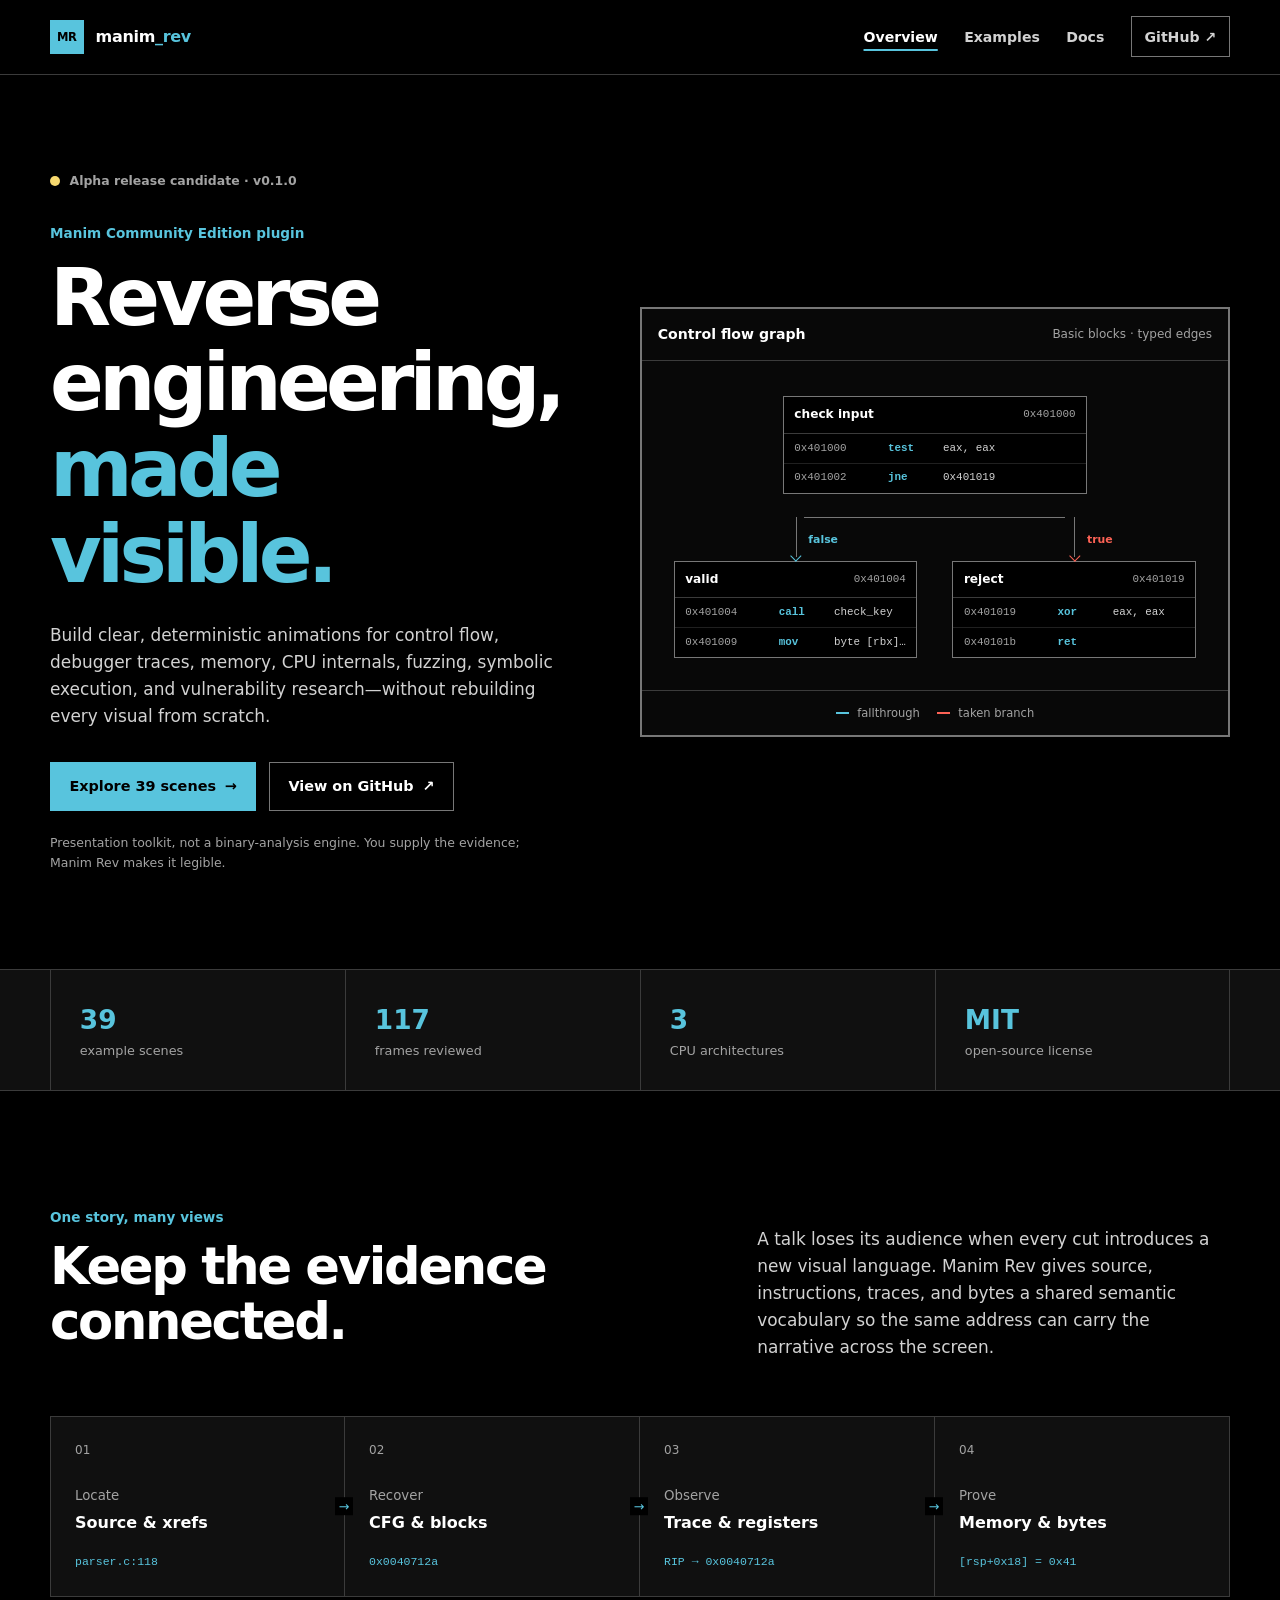
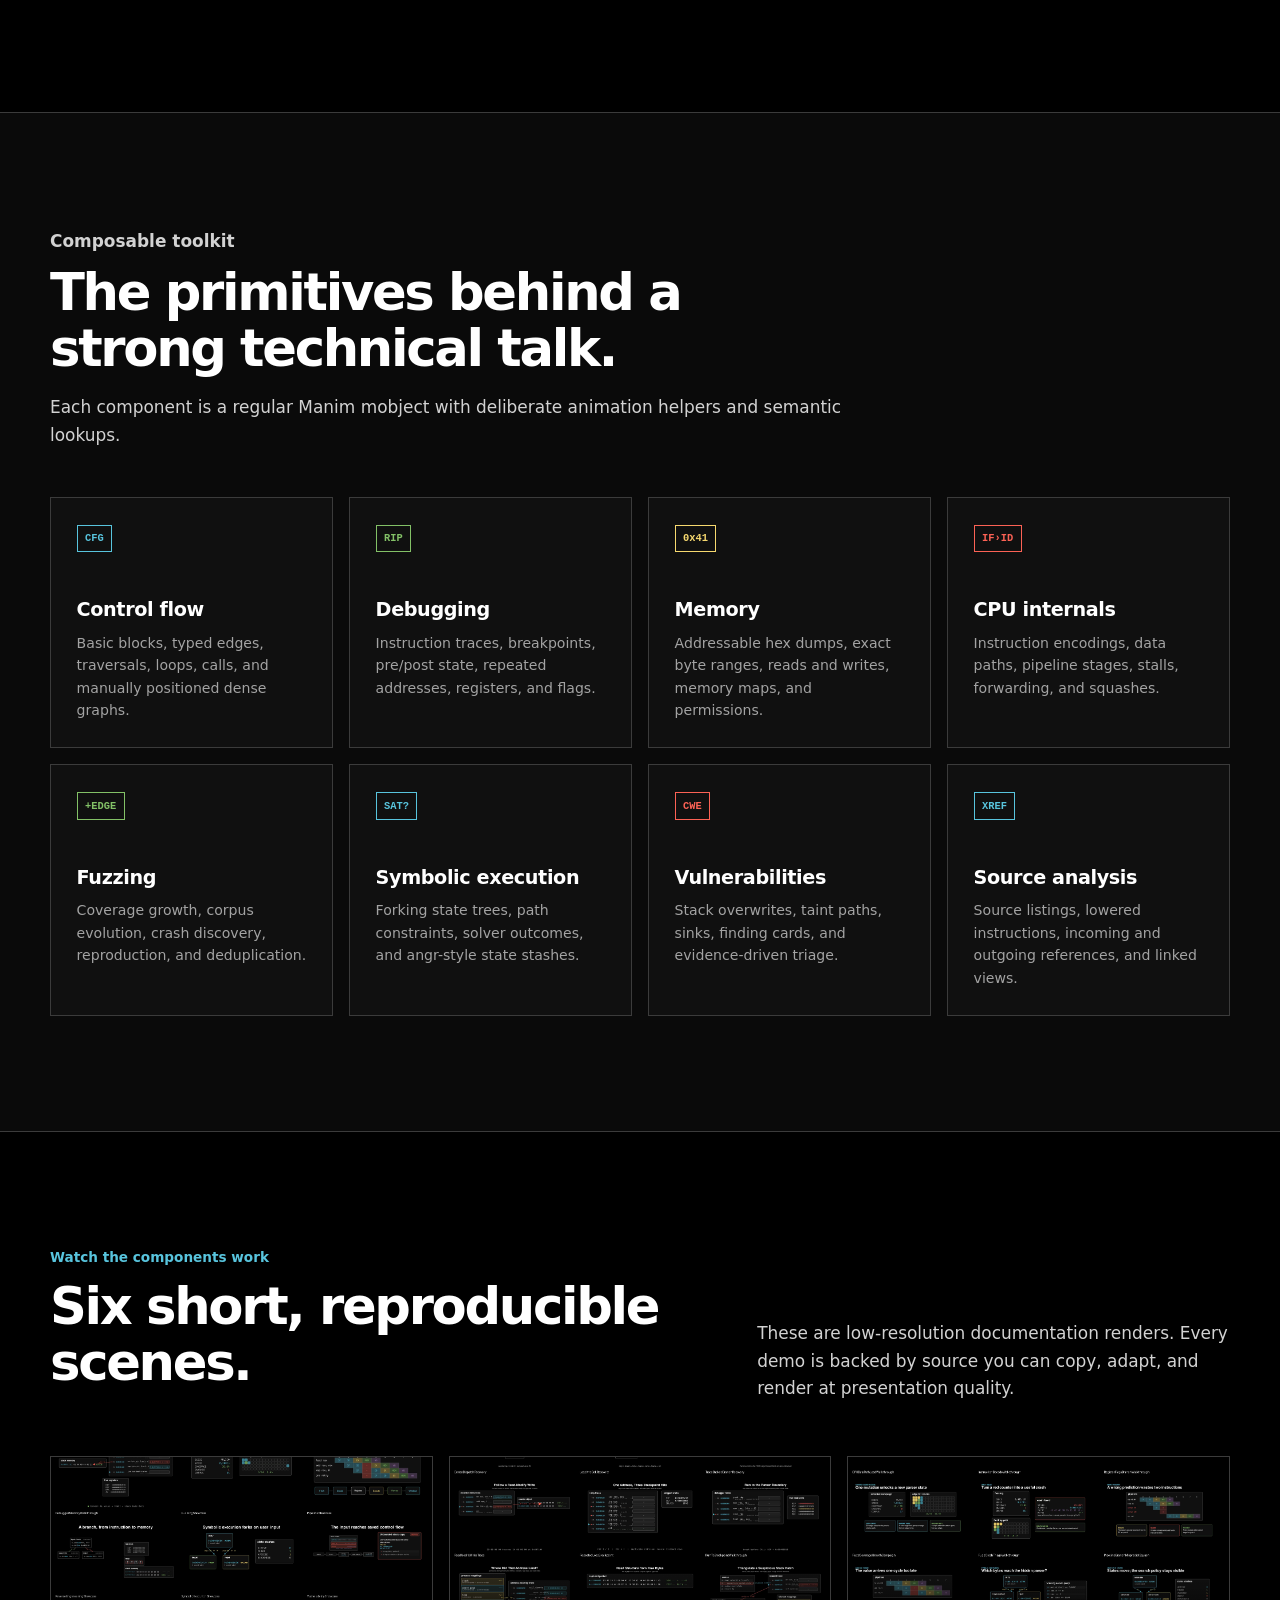
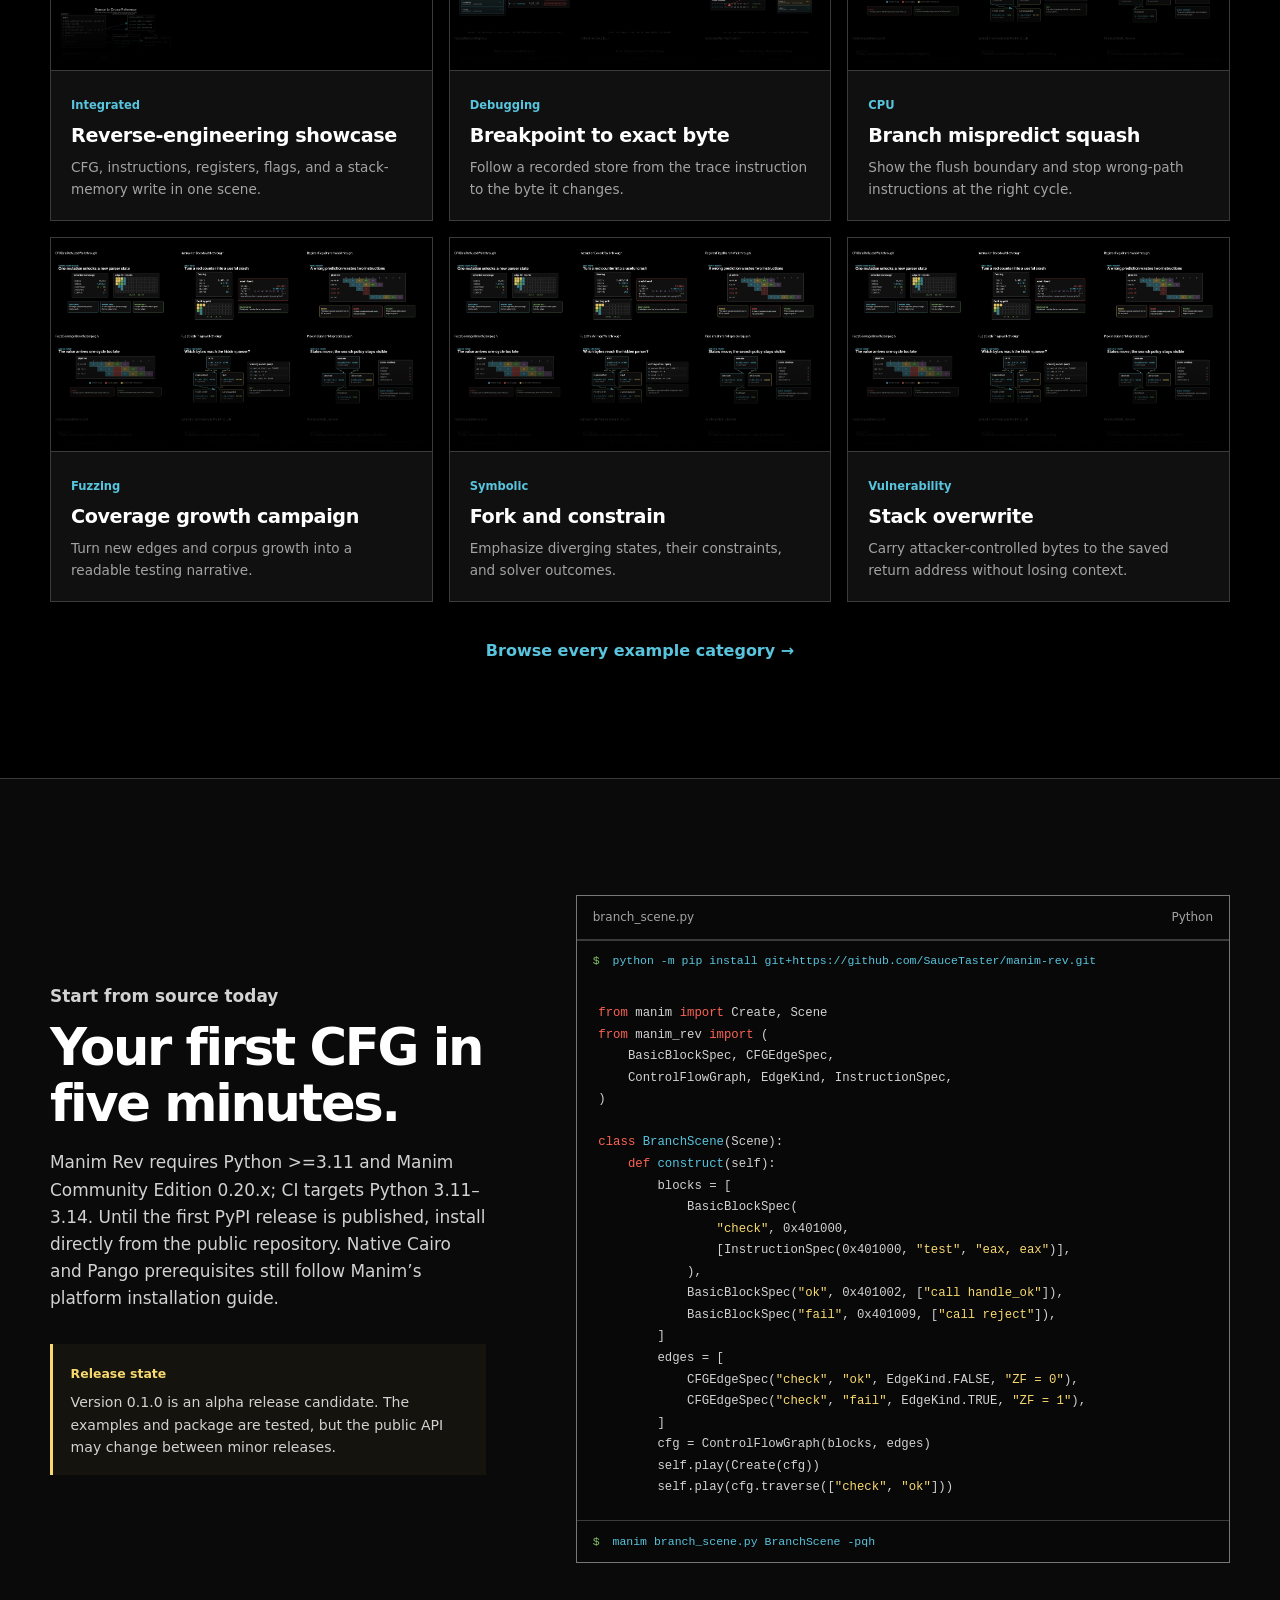
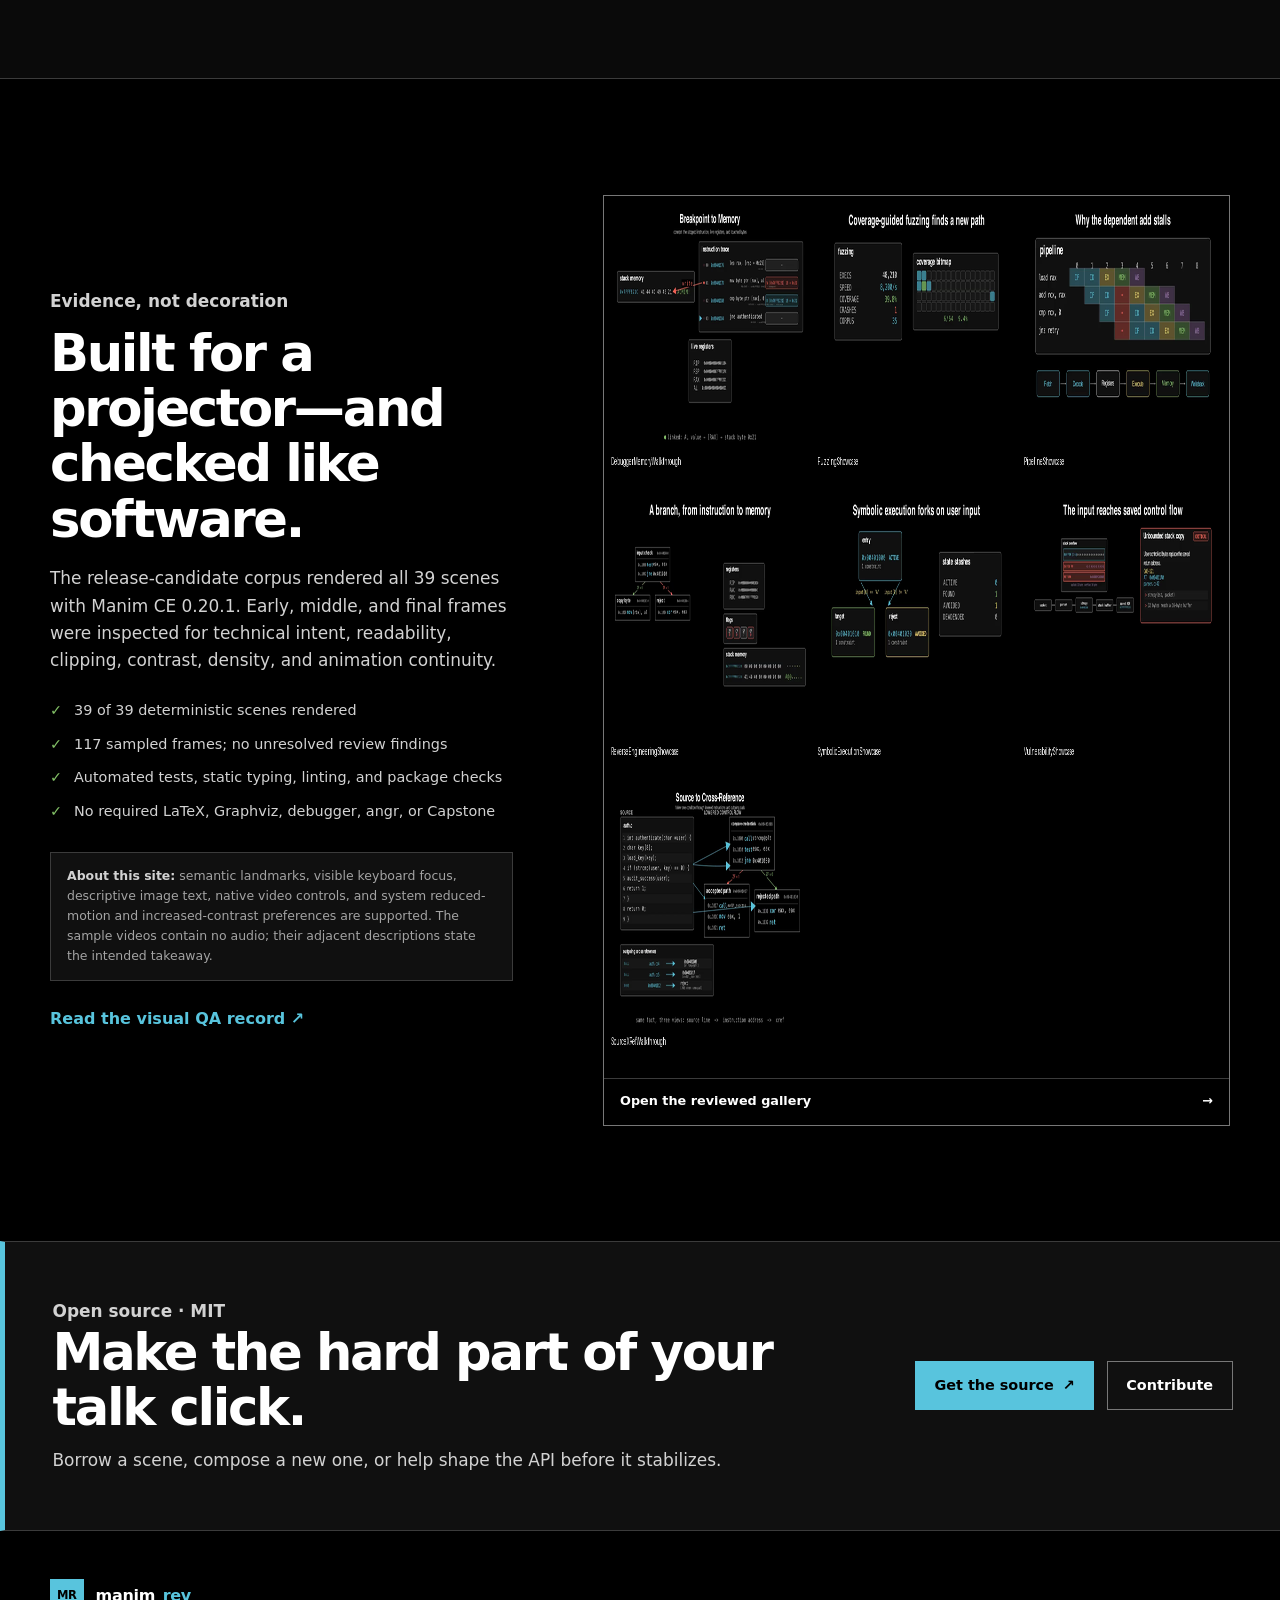
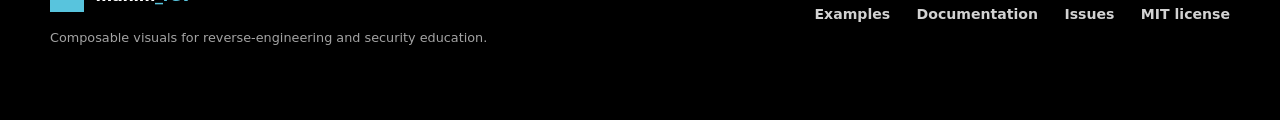
<file: site/index.html>
<!doctype html>
<html lang="en">
  <head>
    <meta charset="utf-8">
    <meta name="viewport" content="width=device-width, initial-scale=1">
    <meta name="theme-color" content="#000000">
    <meta
      name="description"
      content="Manim Rev is an open-source Manim Community Edition plugin for visualizing reverse engineering, program analysis, CPU behavior, and vulnerabilities."
    >
    <meta property="og:type" content="website">
    <meta property="og:title" content="Manim Rev — reverse engineering, made visible">
    <meta
      property="og:description"
      content="Composable Manim visuals for CFGs, traces, memory, CPU pipelines, fuzzing, symbolic execution, vulnerabilities, source analysis, and xrefs."
    >
    <meta property="og:url" content="https://saucetaster.github.io/manim-rev/">
    <meta
      property="og:image"
      content="https://saucetaster.github.io/manim-rev/assets/core.png"
    >
    <meta name="twitter:card" content="summary_large_image">
    <title>Manim Rev — reverse engineering, made visible</title>
    <link rel="icon" href="favicon.svg" type="image/svg+xml">
    <link rel="canonical" href="https://saucetaster.github.io/manim-rev/">
    <link rel="stylesheet" href="styles.css">
  </head>
  <body>
    <a class="skip-link" href="#main-content">Skip to content</a>

    <header class="site-header">
      <div class="shell nav-shell">
        <a class="brand" href="./" aria-label="Manim Rev home">
          <span class="brand-mark" aria-hidden="true">MR</span>
          <span>manim<span class="brand-accent">_rev</span></span>
        </a>
        <nav aria-label="Primary navigation">
          <a class="nav-overview" aria-current="page" href="./">Overview</a>
          <a class="nav-examples" href="examples.html">Examples</a>
          <a href="https://github.com/SauceTaster/manim-rev/tree/main/docs">Docs</a>
          <a class="nav-github" href="https://github.com/SauceTaster/manim-rev">GitHub <span aria-hidden="true">↗</span></a>
        </nav>
      </div>
    </header>

    <main id="main-content">
      <section class="hero shell" aria-labelledby="hero-title">
        <div class="hero-copy">
          <p class="release-state"><span aria-hidden="true"></span>Alpha release candidate · v0.1.0</p>
          <p class="eyebrow">Manim Community Edition plugin</p>
          <h1 id="hero-title">Reverse engineering,<br><span>made visible.</span></h1>
          <p class="hero-lede">
            Build clear, deterministic animations for control flow, debugger traces,
            memory, CPU internals, fuzzing, symbolic execution, and vulnerability
            research—without rebuilding every visual from scratch.
          </p>
          <div class="button-row">
            <a class="button button-primary" href="examples.html">Explore 39 scenes <span aria-hidden="true">→</span></a>
            <a class="button button-secondary" href="https://github.com/SauceTaster/manim-rev">View on GitHub <span aria-hidden="true">↗</span></a>
          </div>
          <p class="scope-note">
            Presentation toolkit, not a binary-analysis engine. You supply the evidence;
            Manim Rev makes it legible.
          </p>
        </div>

        <figure class="hero-visual" role="img" aria-label="A clean control-flow graph with an entry basic block branching to valid and reject blocks">
          <figcaption>
            <strong>Control flow graph</strong>
            <span>Basic blocks · typed edges</span>
          </figcaption>
          <div class="cfg-canvas" aria-hidden="true">
            <article class="basic-block cfg-entry">
              <header><strong>check input</strong><code>0x401000</code></header>
              <div><code>0x401000</code><b>test</b><span>eax, eax</span></div>
              <div><code>0x401002</code><b>jne</b><span>0x401019</span></div>
            </article>
            <div class="cfg-branches">
              <div class="cfg-path path-valid">
                <span class="edge-label">false</span>
                <article class="basic-block">
                  <header><strong>valid</strong><code>0x401004</code></header>
                  <div><code>0x401004</code><b>call</b><span>check_key</span></div>
                  <div><code>0x401009</code><b>mov</b><span>byte [rbx], 1</span></div>
                </article>
              </div>
              <div class="cfg-path path-reject">
                <span class="edge-label">true</span>
                <article class="basic-block">
                  <header><strong>reject</strong><code>0x401019</code></header>
                  <div><code>0x401019</code><b>xor</b><span>eax, eax</span></div>
                  <div><code>0x40101b</code><b>ret</b><span></span></div>
                </article>
              </div>
            </div>
          </div>
          <p class="figure-note"><span class="key key-blue"></span>fallthrough <span class="key key-red"></span>taken branch</p>
        </figure>
      </section>

      <section class="proof-strip" aria-label="Project facts">
        <div class="shell proof-grid">
          <div><strong>39</strong><span>example scenes</span></div>
          <div><strong>117</strong><span>frames reviewed</span></div>
          <div><strong>3</strong><span>CPU architectures</span></div>
          <div><strong>MIT</strong><span>open-source license</span></div>
        </div>
      </section>

      <section class="section shell" aria-labelledby="evidence-title">
        <div class="section-intro split-intro">
          <div>
            <p class="eyebrow">One story, many views</p>
            <h2 id="evidence-title">Keep the evidence connected.</h2>
          </div>
          <p>
            A talk loses its audience when every cut introduces a new visual language.
            Manim Rev gives source, instructions, traces, and bytes a shared semantic
            vocabulary so the same address can carry the narrative across the screen.
          </p>
        </div>

        <ol class="evidence-flow" aria-label="Example reverse-engineering narrative">
          <li>
            <span class="step-number">01</span>
            <div><small>Locate</small><strong>Source &amp; xrefs</strong><code>parser.c:118</code></div>
          </li>
          <li>
            <span class="step-number">02</span>
            <div><small>Recover</small><strong>CFG &amp; blocks</strong><code>0x0040712a</code></div>
          </li>
          <li>
            <span class="step-number">03</span>
            <div><small>Observe</small><strong>Trace &amp; registers</strong><code>RIP → 0x0040712a</code></div>
          </li>
          <li>
            <span class="step-number">04</span>
            <div><small>Prove</small><strong>Memory &amp; bytes</strong><code>[rsp+0x18] = 0x41</code></div>
          </li>
        </ol>
      </section>

      <section class="section section-muted" aria-labelledby="toolkit-title">
        <div class="shell">
          <div class="section-intro">
            <p class="eyebrow">Composable toolkit</p>
            <h2 id="toolkit-title">The primitives behind a strong technical talk.</h2>
            <p>Each component is a regular Manim mobject with deliberate animation helpers and semantic lookups.</p>
          </div>
          <div class="feature-grid">
            <article class="feature-card blue">
              <span class="feature-token" aria-hidden="true">CFG</span>
              <h3>Control flow</h3>
              <p>Basic blocks, typed edges, traversals, loops, calls, and manually positioned dense graphs.</p>
            </article>
            <article class="feature-card green">
              <span class="feature-token" aria-hidden="true">RIP</span>
              <h3>Debugging</h3>
              <p>Instruction traces, breakpoints, pre/post state, repeated addresses, registers, and flags.</p>
            </article>
            <article class="feature-card yellow">
              <span class="feature-token" aria-hidden="true">0x41</span>
              <h3>Memory</h3>
              <p>Addressable hex dumps, exact byte ranges, reads and writes, memory maps, and permissions.</p>
            </article>
            <article class="feature-card red">
              <span class="feature-token" aria-hidden="true">IF›ID</span>
              <h3>CPU internals</h3>
              <p>Instruction encodings, data paths, pipeline stages, stalls, forwarding, and squashes.</p>
            </article>
            <article class="feature-card green">
              <span class="feature-token" aria-hidden="true">+EDGE</span>
              <h3>Fuzzing</h3>
              <p>Coverage growth, corpus evolution, crash discovery, reproduction, and deduplication.</p>
            </article>
            <article class="feature-card blue">
              <span class="feature-token" aria-hidden="true">SAT?</span>
              <h3>Symbolic execution</h3>
              <p>Forking state trees, path constraints, solver outcomes, and angr-style state stashes.</p>
            </article>
            <article class="feature-card red">
              <span class="feature-token" aria-hidden="true">CWE</span>
              <h3>Vulnerabilities</h3>
              <p>Stack overwrites, taint paths, sinks, finding cards, and evidence-driven triage.</p>
            </article>
            <article class="feature-card blue">
              <span class="feature-token" aria-hidden="true">XREF</span>
              <h3>Source analysis</h3>
              <p>Source listings, lowered instructions, incoming and outgoing references, and linked views.</p>
            </article>
          </div>
        </div>
      </section>

      <section class="section shell" aria-labelledby="demo-title">
        <div class="section-intro split-intro">
          <div>
            <p class="eyebrow">Watch the components work</p>
            <h2 id="demo-title">Six short, reproducible scenes.</h2>
          </div>
          <p>
            These are low-resolution documentation renders. Every demo is backed by
            source you can copy, adapt, and render at presentation quality.
          </p>
        </div>

        <div class="video-grid">
          <article class="video-card">
            <video aria-label="Reverse-engineering showcase animation" controls muted preload="metadata" playsinline poster="assets/core.png">
              <source src="assets/demos/reverse-engineering.mp4" type="video/mp4">
              <a href="assets/demos/reverse-engineering.mp4">Download the reverse-engineering showcase video.</a>
            </video>
            <div class="video-copy"><span>Integrated</span><h3>Reverse-engineering showcase</h3><p>CFG, instructions, registers, flags, and a stack-memory write in one scene.</p></div>
          </article>
          <article class="video-card">
            <video aria-label="Debugger trace to memory animation" controls muted preload="metadata" playsinline poster="assets/analysis.png">
              <source src="assets/demos/debugger-memory.mp4" type="video/mp4">
              <a href="assets/demos/debugger-memory.mp4">Download the debugger-memory walkthrough video.</a>
            </video>
            <div class="video-copy"><span>Debugging</span><h3>Breakpoint to exact byte</h3><p>Follow a recorded store from the trace instruction to the byte it changes.</p></div>
          </article>
          <article class="video-card">
            <video aria-label="Pipeline branch misprediction animation" controls muted preload="metadata" playsinline poster="assets/security.png">
              <source src="assets/demos/pipeline-mispredict.mp4" type="video/mp4">
              <a href="assets/demos/pipeline-mispredict.mp4">Download the pipeline-mispredict video.</a>
            </video>
            <div class="video-copy"><span>CPU</span><h3>Branch mispredict squash</h3><p>Show the flush boundary and stop wrong-path instructions at the right cycle.</p></div>
          </article>
          <article class="video-card">
            <video aria-label="Fuzzing coverage campaign animation" controls muted preload="metadata" playsinline poster="assets/security.png">
              <source src="assets/demos/fuzzing-campaign.mp4" type="video/mp4">
              <a href="assets/demos/fuzzing-campaign.mp4">Download the fuzzing-campaign video.</a>
            </video>
            <div class="video-copy"><span>Fuzzing</span><h3>Coverage growth campaign</h3><p>Turn new edges and corpus growth into a readable testing narrative.</p></div>
          </article>
          <article class="video-card">
            <video aria-label="Symbolic execution fork animation" controls muted preload="metadata" playsinline poster="assets/security.png">
              <source src="assets/demos/symbolic-fork.mp4" type="video/mp4">
              <a href="assets/demos/symbolic-fork.mp4">Download the symbolic-fork video.</a>
            </video>
            <div class="video-copy"><span>Symbolic</span><h3>Fork and constrain</h3><p>Emphasize diverging states, their constraints, and solver outcomes.</p></div>
          </article>
          <article class="video-card">
            <video aria-label="Stack overwrite animation" controls muted preload="metadata" playsinline poster="assets/security.png">
              <source src="assets/demos/stack-overflow.mp4" type="video/mp4">
              <a href="assets/demos/stack-overflow.mp4">Download the stack-overflow video.</a>
            </video>
            <div class="video-copy"><span>Vulnerability</span><h3>Stack overwrite</h3><p>Carry attacker-controlled bytes to the saved return address without losing context.</p></div>
          </article>
        </div>
        <div class="center-action"><a class="text-link" href="examples.html">Browse every example category <span aria-hidden="true">→</span></a></div>
      </section>

      <section class="section section-muted" aria-labelledby="start-title">
        <div class="shell quickstart-grid">
          <div class="quickstart-copy">
            <p class="eyebrow">Start from source today</p>
            <h2 id="start-title">Your first CFG in five minutes.</h2>
            <p>
              Manim Rev requires Python &gt;=3.11 and Manim Community Edition 0.20.x;
              CI targets Python 3.11–3.14.
              Until the first PyPI release is published, install directly from the
              public repository. Native Cairo and Pango prerequisites still follow
              Manim’s platform installation guide.
            </p>
            <div class="release-note">
              <strong>Release state</strong>
              <p>
                Version 0.1.0 is an alpha release candidate. The examples and package
                are tested, but the public API may change between minor releases.
              </p>
            </div>
          </div>
          <div class="code-window">
            <div class="code-title"><span>branch_scene.py</span><span>Python</span></div>
            <div class="code-command"><span aria-hidden="true">$</span><code>python -m pip install git+https://github.com/SauceTaster/manim-rev.git</code></div>
            <pre><code><span class="code-keyword">from</span> manim <span class="code-keyword">import</span> Create, Scene
<span class="code-keyword">from</span> manim_rev <span class="code-keyword">import</span> (
    BasicBlockSpec, CFGEdgeSpec,
    ControlFlowGraph, EdgeKind, InstructionSpec,
)

<span class="code-keyword">class</span> <span class="code-name">BranchScene</span>(Scene):
    <span class="code-keyword">def</span> <span class="code-name">construct</span>(self):
        blocks = [
            BasicBlockSpec(
                <span class="code-string">"check"</span>, 0x401000,
                [InstructionSpec(0x401000, <span class="code-string">"test"</span>, <span class="code-string">"eax, eax"</span>)],
            ),
            BasicBlockSpec(<span class="code-string">"ok"</span>, 0x401002, [<span class="code-string">"call handle_ok"</span>]),
            BasicBlockSpec(<span class="code-string">"fail"</span>, 0x401009, [<span class="code-string">"call reject"</span>]),
        ]
        edges = [
            CFGEdgeSpec(<span class="code-string">"check"</span>, <span class="code-string">"ok"</span>, EdgeKind.FALSE, <span class="code-string">"ZF = 0"</span>),
            CFGEdgeSpec(<span class="code-string">"check"</span>, <span class="code-string">"fail"</span>, EdgeKind.TRUE, <span class="code-string">"ZF = 1"</span>),
        ]
        cfg = ControlFlowGraph(blocks, edges)
        self.play(Create(cfg))
        self.play(cfg.traverse([<span class="code-string">"check"</span>, <span class="code-string">"ok"</span>]))</code></pre>
            <div class="code-command"><span aria-hidden="true">$</span><code>manim branch_scene.py BranchScene -pqh</code></div>
          </div>
        </div>
      </section>

      <section class="section shell" id="accessibility" aria-labelledby="quality-title">
        <div class="quality-grid">
          <div>
            <p class="eyebrow">Evidence, not decoration</p>
            <h2 id="quality-title">Built for a projector—and checked like software.</h2>
            <p>
              The release-candidate corpus rendered all 39 scenes with Manim CE 0.20.1.
              Early, middle, and final frames were inspected for technical intent,
              readability, clipping, contrast, density, and animation continuity.
            </p>
            <ul class="check-list">
              <li>39 of 39 deterministic scenes rendered</li>
              <li>117 sampled frames; no unresolved review findings</li>
              <li>Automated tests, static typing, linting, and package checks</li>
              <li>No required LaTeX, Graphviz, debugger, angr, or Capstone</li>
            </ul>
            <p class="accessibility-note">
              <strong>About this site:</strong> semantic landmarks, visible keyboard
              focus, descriptive image text, native video controls, and system
              reduced-motion and increased-contrast preferences are supported. The
              sample videos contain no audio; their adjacent descriptions state the
              intended takeaway.
            </p>
            <a class="text-link" href="https://github.com/SauceTaster/manim-rev/blob/main/docs/visual-qa.md">Read the visual QA record <span aria-hidden="true">↗</span></a>
          </div>
          <a class="gallery-preview" href="examples.html#gallery">
            <img src="assets/core.png" width="1329" height="882" alt="Contact sheet showing seven integrated Manim Rev example scenes" loading="lazy">
            <span>Open the reviewed gallery <b aria-hidden="true">→</b></span>
          </a>
        </div>
      </section>

      <section class="cta-band" aria-labelledby="cta-title">
        <div class="shell cta-inner">
          <div>
            <p class="eyebrow">Open source · MIT</p>
            <h2 id="cta-title">Make the hard part of your talk click.</h2>
            <p>Borrow a scene, compose a new one, or help shape the API before it stabilizes.</p>
          </div>
          <div class="button-row">
            <a class="button button-primary" href="https://github.com/SauceTaster/manim-rev">Get the source <span aria-hidden="true">↗</span></a>
            <a class="button button-secondary" href="https://github.com/SauceTaster/manim-rev/blob/main/CONTRIBUTING.md">Contribute</a>
          </div>
        </div>
      </section>
    </main>

    <footer class="site-footer">
      <div class="shell footer-grid">
        <div>
          <a class="brand" href="./"><span class="brand-mark" aria-hidden="true">MR</span><span>manim<span class="brand-accent">_rev</span></span></a>
          <p>Composable visuals for reverse-engineering and security education.</p>
        </div>
        <nav aria-label="Project links">
          <a href="examples.html">Examples</a>
          <a href="https://github.com/SauceTaster/manim-rev/tree/main/docs">Documentation</a>
          <a href="https://github.com/SauceTaster/manim-rev/issues">Issues</a>
          <a href="https://github.com/SauceTaster/manim-rev/blob/main/LICENSE">MIT license</a>
        </nav>
      </div>
    </footer>
  </body>
</html>
</file>
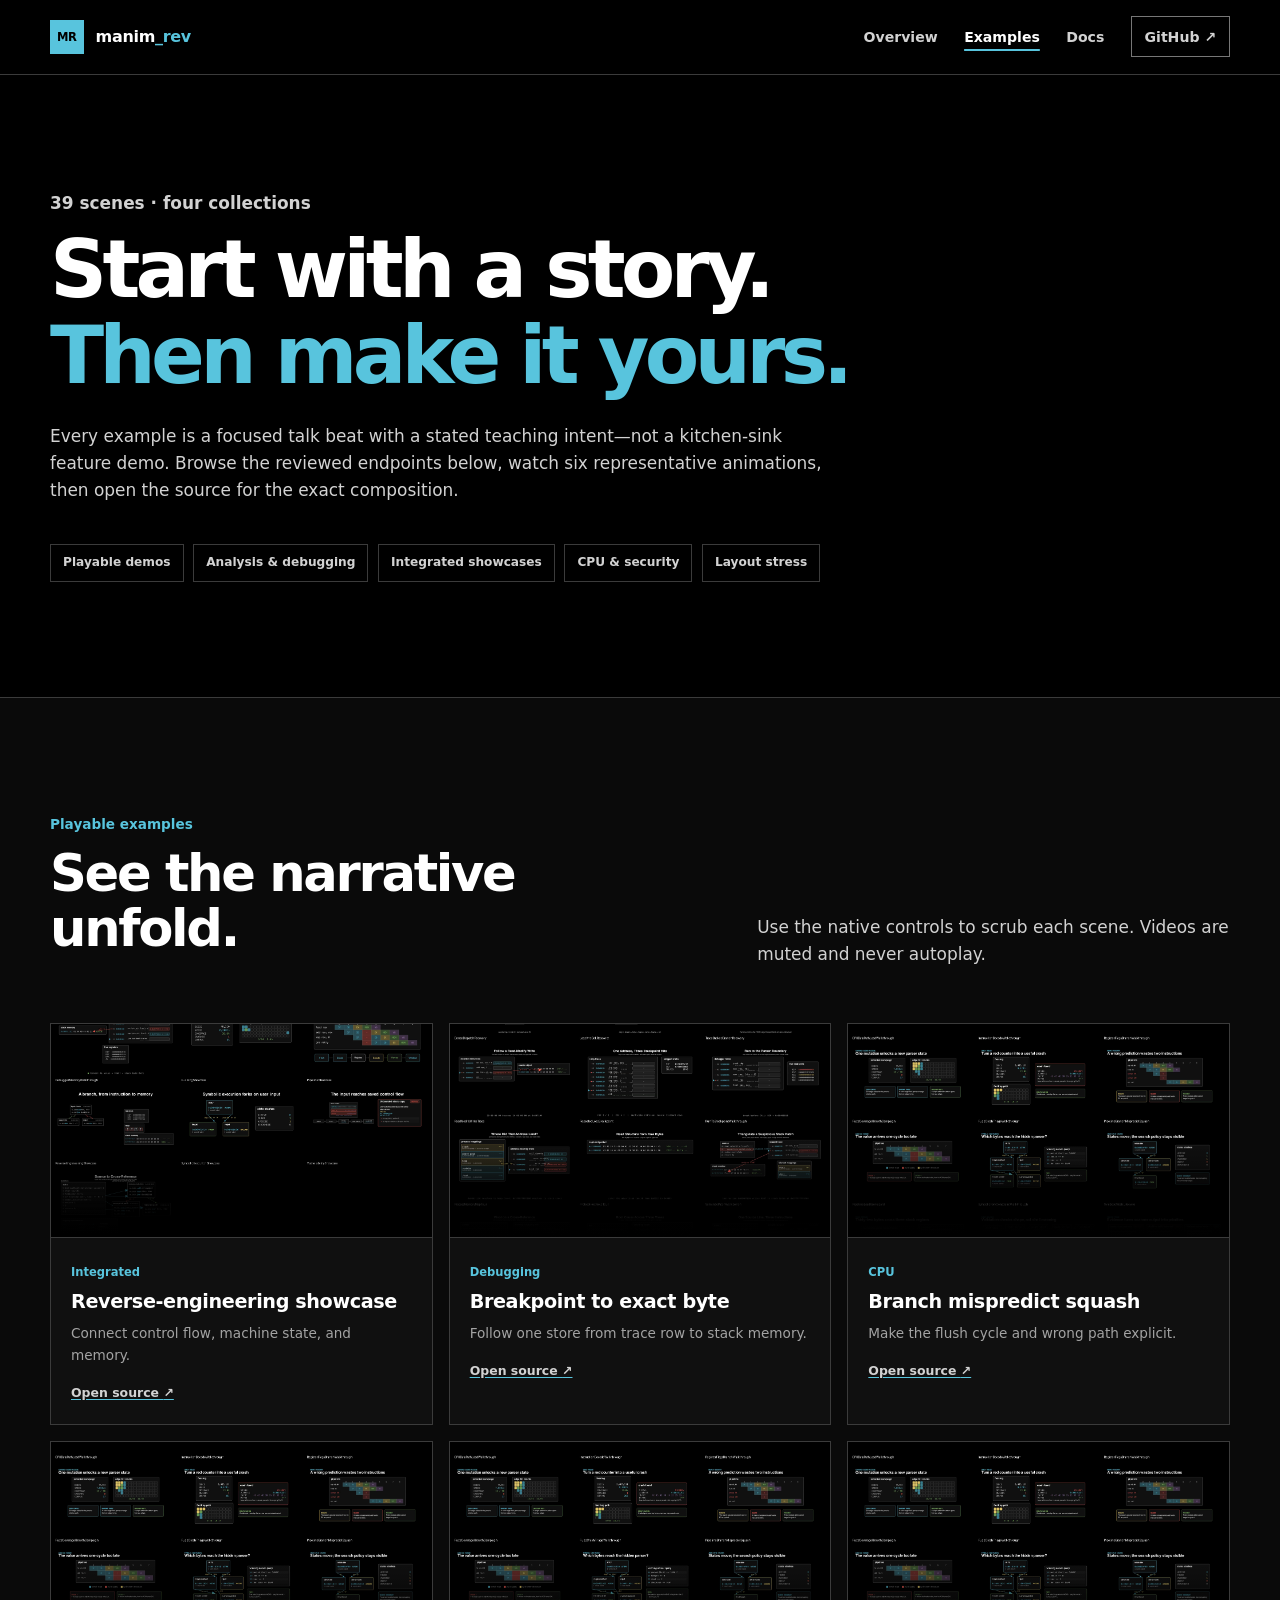
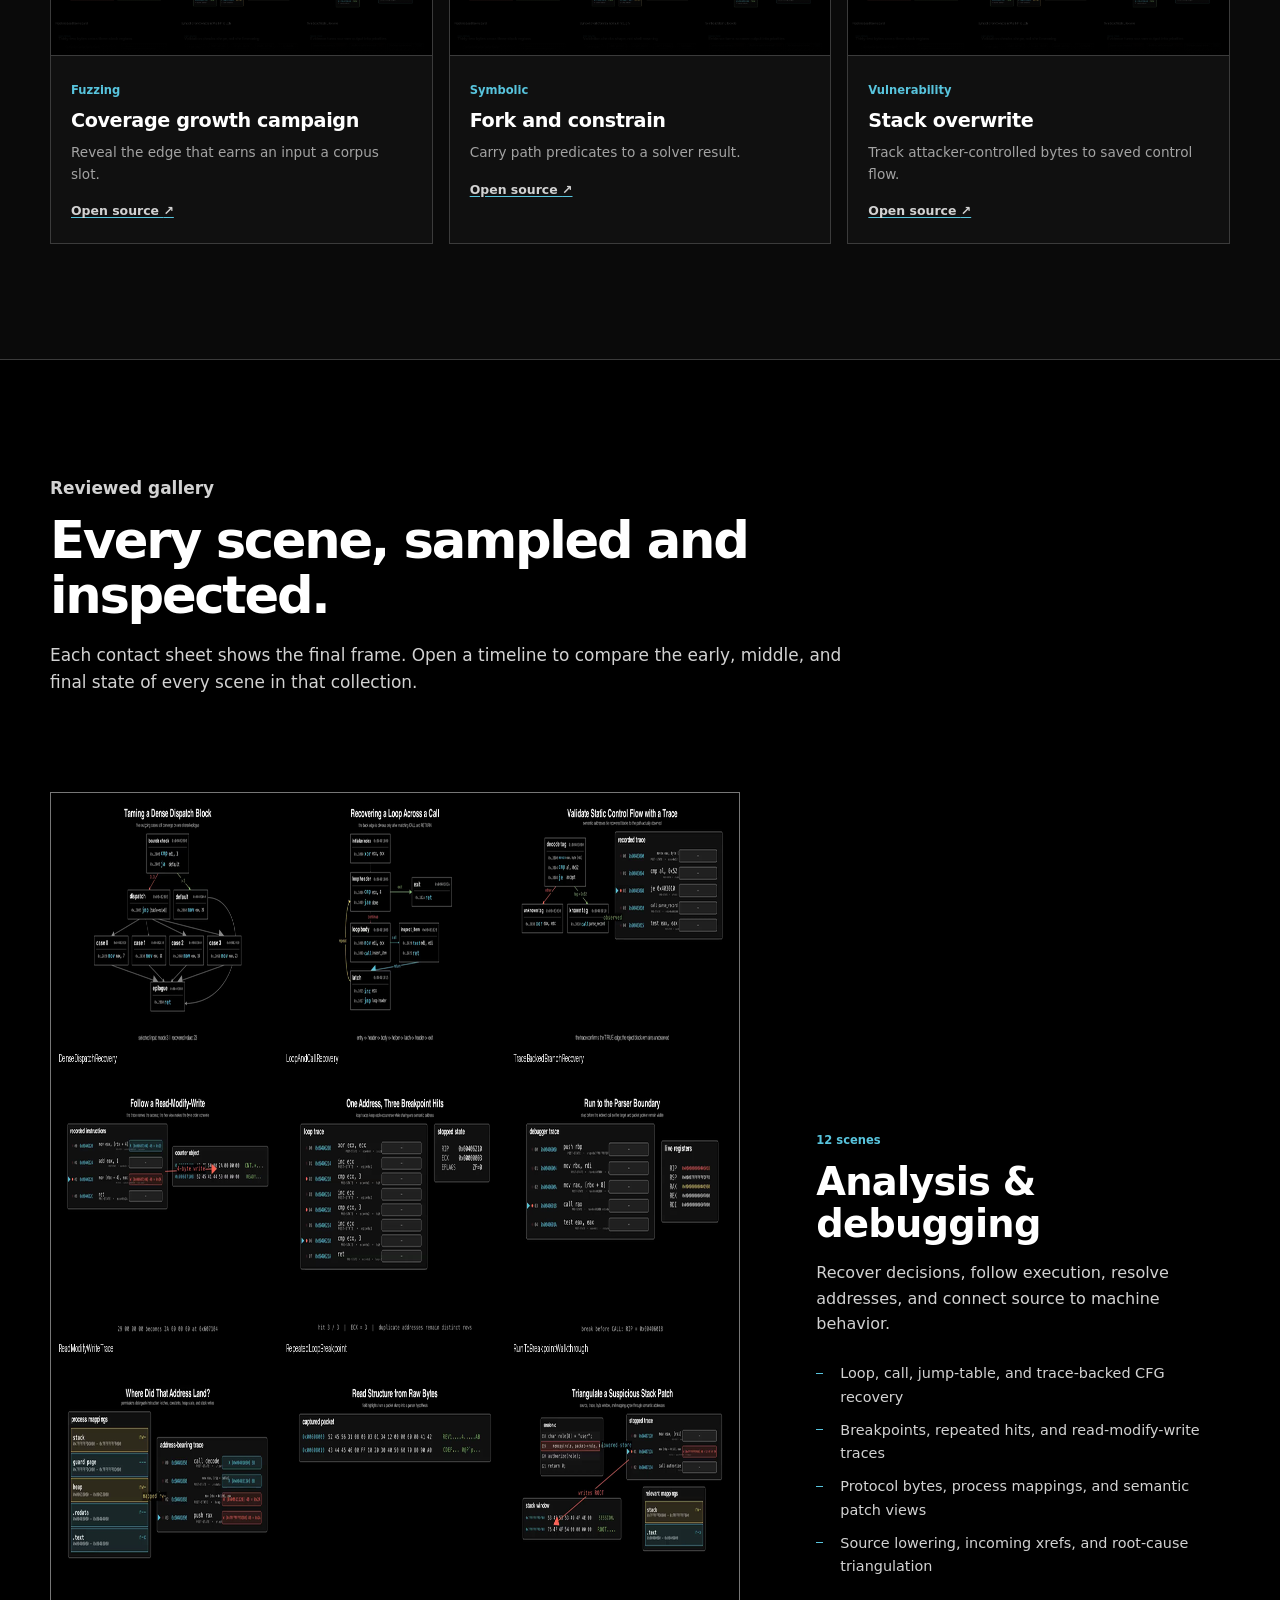
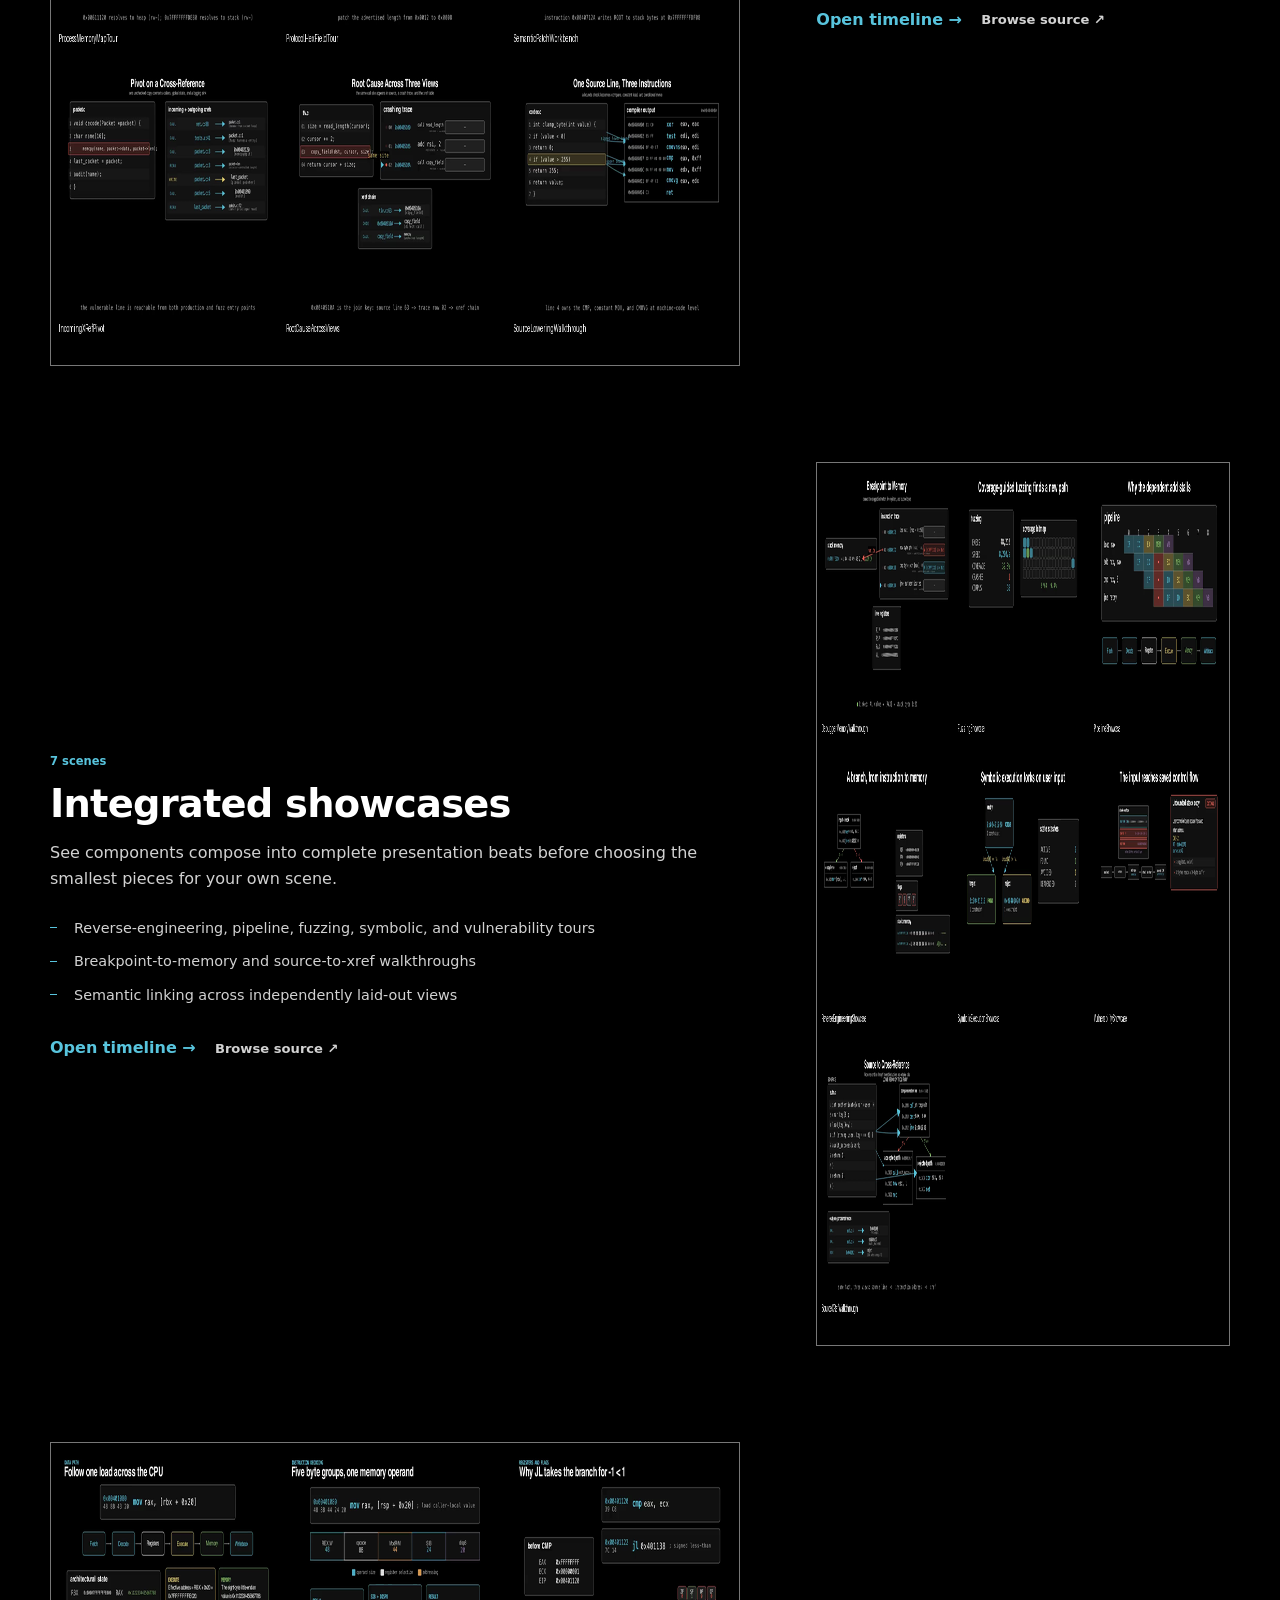
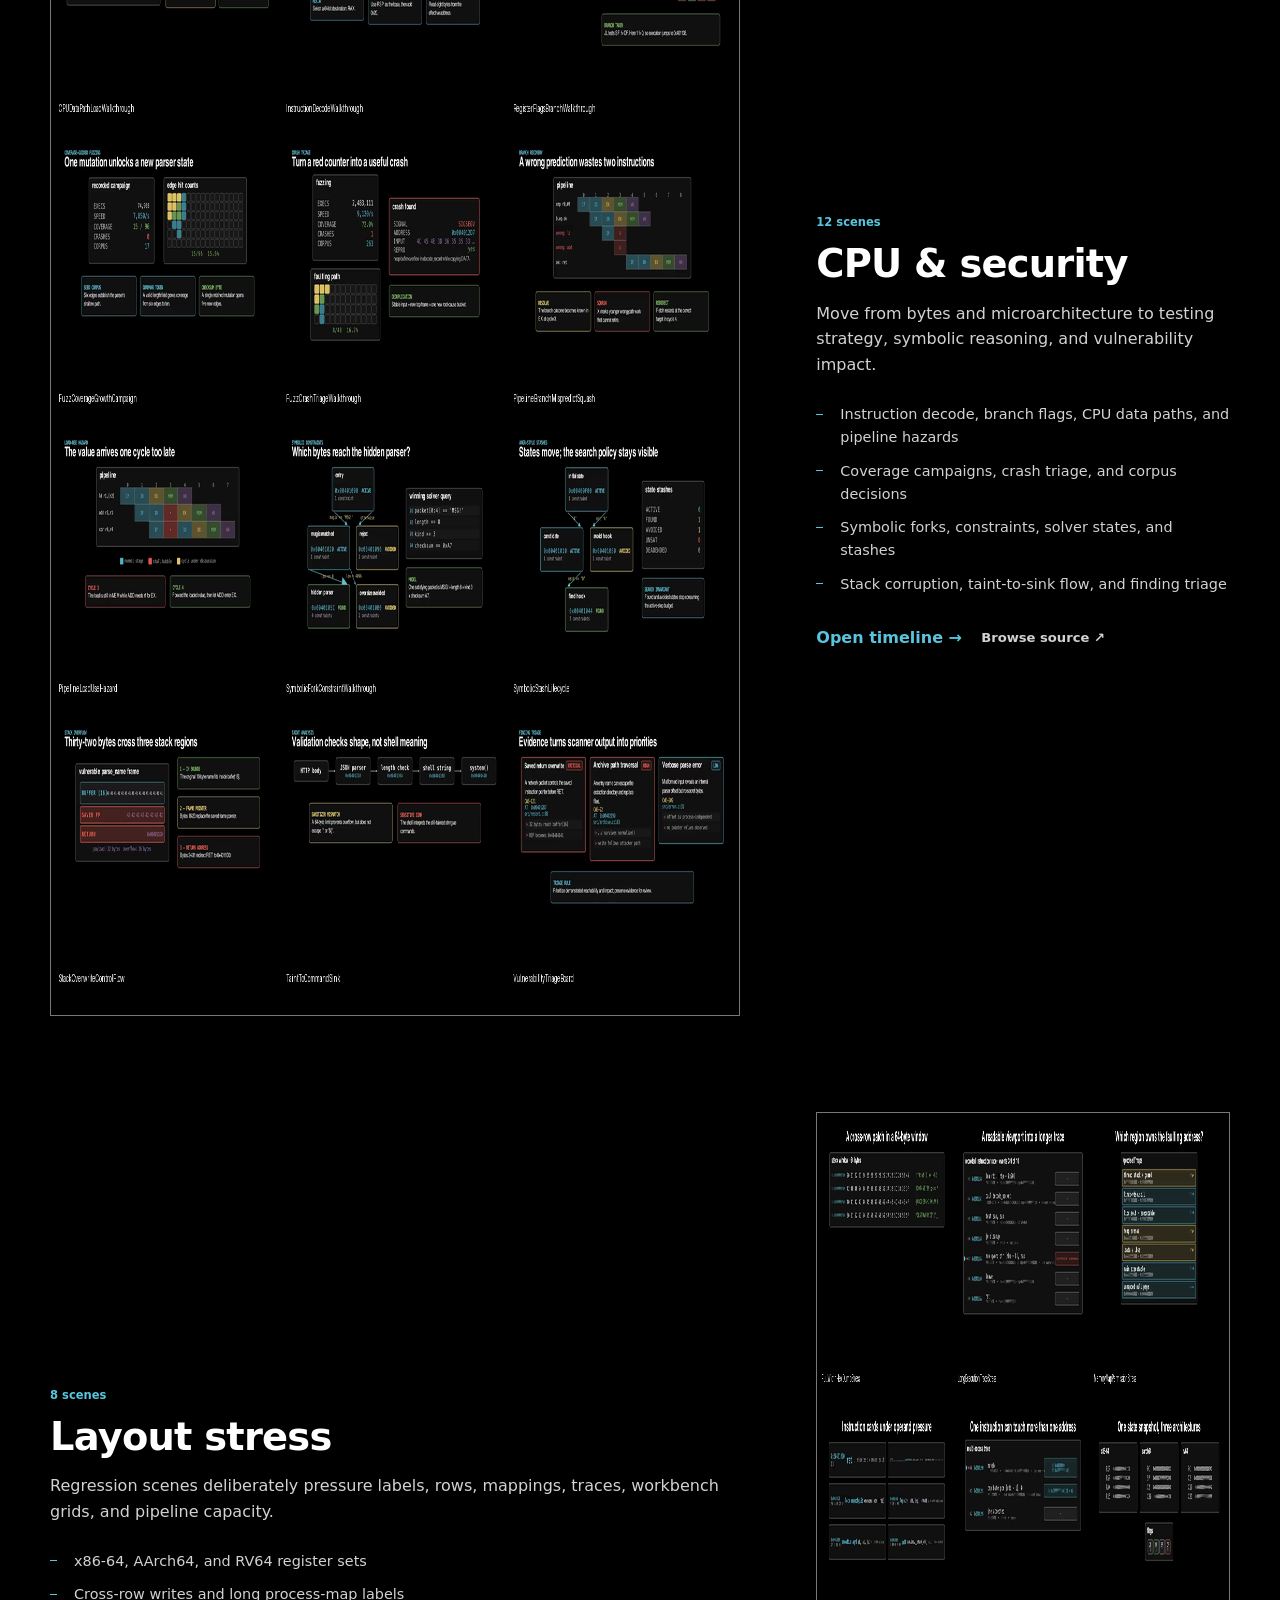
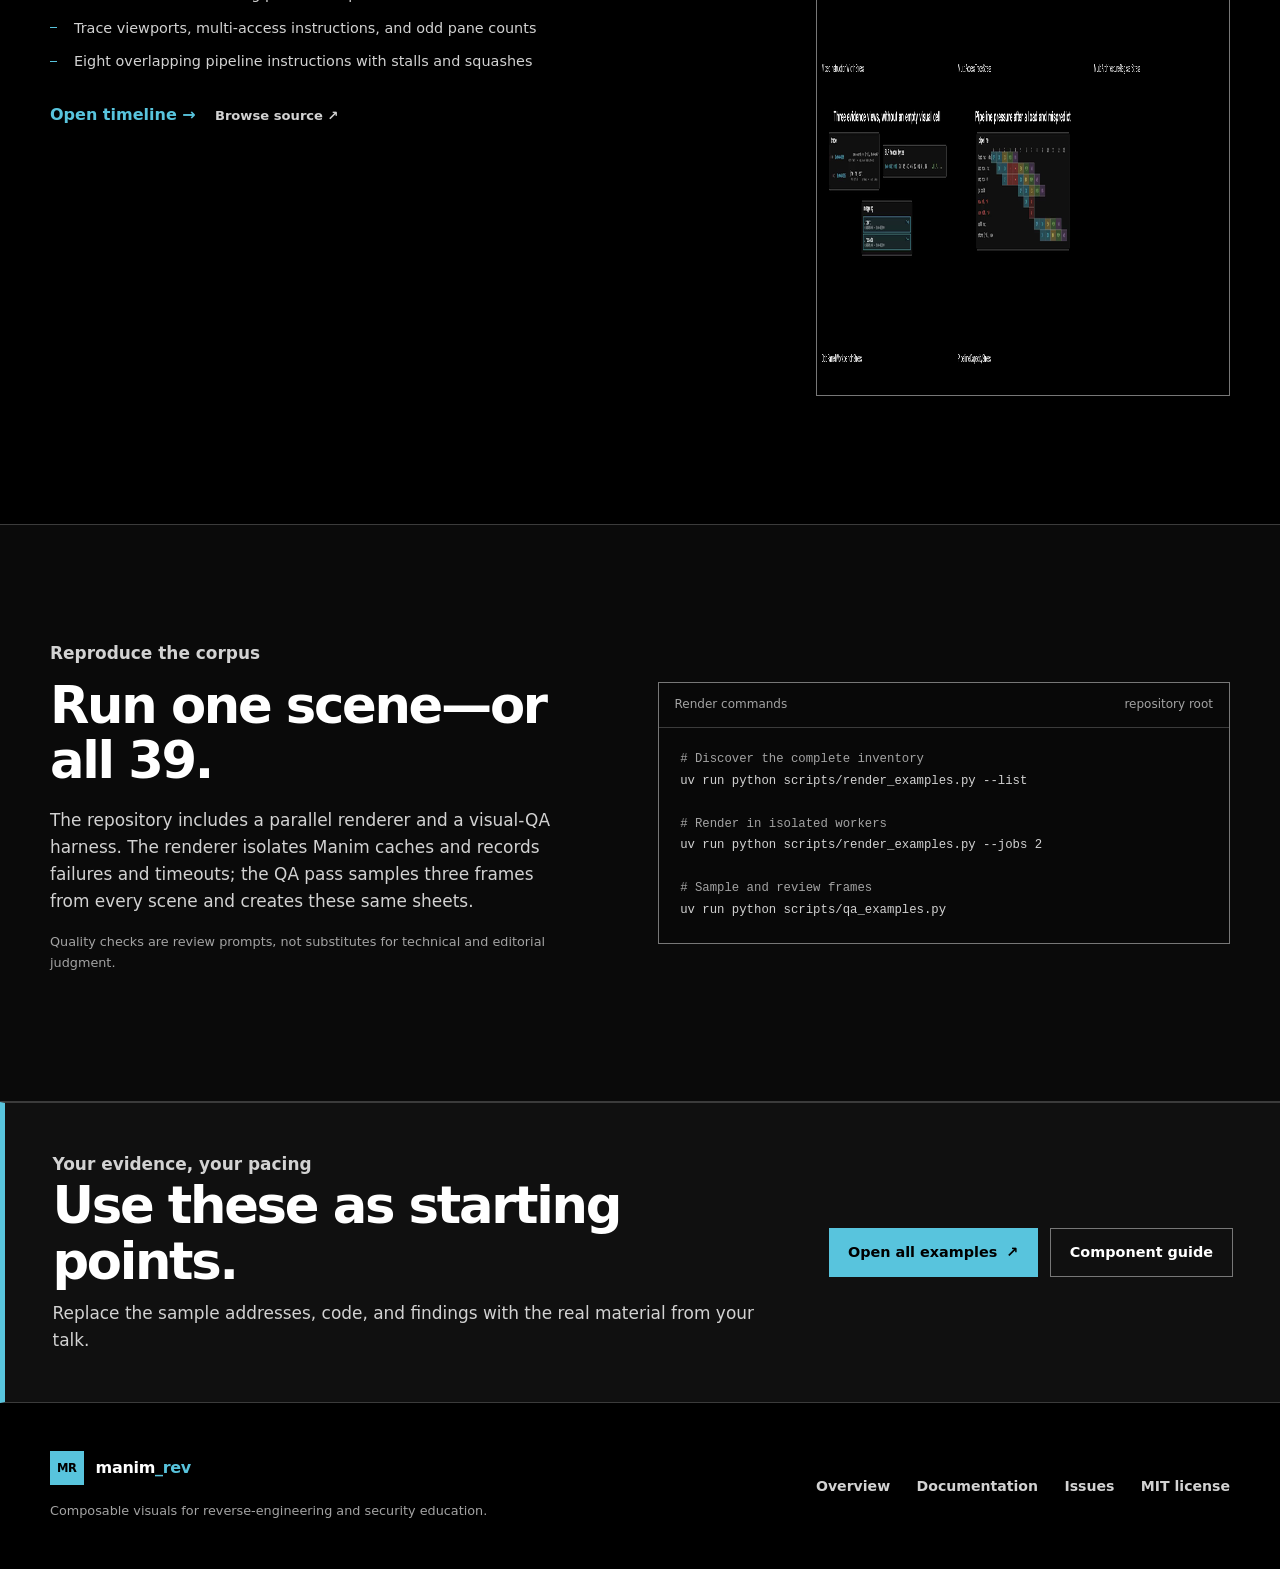
<file: site/examples.html>
<!doctype html>
<html lang="en">
  <head>
    <meta charset="utf-8">
    <meta name="viewport" content="width=device-width, initial-scale=1">
    <meta name="theme-color" content="#000000">
    <meta
      name="description"
      content="Explore 39 reviewed Manim Rev scenes for reverse engineering, debugging, CPU behavior, fuzzing, symbolic execution, and vulnerability research."
    >
    <meta property="og:type" content="website">
    <meta property="og:title" content="Manim Rev example gallery">
    <meta property="og:description" content="39 deterministic scenes built for reverse-engineering and security talks.">
    <meta property="og:url" content="https://saucetaster.github.io/manim-rev/examples.html">
    <meta property="og:image" content="https://saucetaster.github.io/manim-rev/assets/analysis.png">
    <meta name="twitter:card" content="summary_large_image">
    <title>Examples — Manim Rev</title>
    <link rel="icon" href="favicon.svg" type="image/svg+xml">
    <link rel="canonical" href="https://saucetaster.github.io/manim-rev/examples.html">
    <link rel="stylesheet" href="styles.css">
  </head>
  <body>
    <a class="skip-link" href="#main-content">Skip to content</a>
    <header class="site-header">
      <div class="shell nav-shell">
        <a class="brand" href="./" aria-label="Manim Rev home">
          <span class="brand-mark" aria-hidden="true">MR</span>
          <span>manim<span class="brand-accent">_rev</span></span>
        </a>
        <nav aria-label="Primary navigation">
          <a class="nav-overview" href="./">Overview</a>
          <a class="nav-examples" aria-current="page" href="examples.html">Examples</a>
          <a href="https://github.com/SauceTaster/manim-rev/tree/main/docs">Docs</a>
          <a class="nav-github" href="https://github.com/SauceTaster/manim-rev">GitHub <span aria-hidden="true">↗</span></a>
        </nav>
      </div>
    </header>

    <main id="main-content">
      <section class="page-hero shell" aria-labelledby="examples-title">
        <p class="eyebrow">39 scenes · four collections</p>
        <h1 id="examples-title">Start with a story.<br><span>Then make it yours.</span></h1>
        <p>
          Every example is a focused talk beat with a stated teaching intent—not a
          kitchen-sink feature demo. Browse the reviewed endpoints below, watch six
          representative animations, then open the source for the exact composition.
        </p>
        <nav class="anchor-nav" aria-label="Example categories">
          <a href="#demos">Playable demos</a>
          <a href="#analysis">Analysis &amp; debugging</a>
          <a href="#core">Integrated showcases</a>
          <a href="#security">CPU &amp; security</a>
          <a href="#stress">Layout stress</a>
        </nav>
      </section>

      <section class="section section-muted" id="demos" aria-labelledby="demos-title">
        <div class="shell">
          <div class="section-intro split-intro">
            <div><p class="eyebrow">Playable examples</p><h2 id="demos-title">See the narrative unfold.</h2></div>
            <p>Use the native controls to scrub each scene. Videos are muted and never autoplay.</p>
          </div>
          <div class="video-grid">
            <article class="video-card">
              <video aria-label="Reverse-engineering showcase animation" controls muted preload="metadata" playsinline poster="assets/core.png"><source src="assets/demos/reverse-engineering.mp4" type="video/mp4"><a href="assets/demos/reverse-engineering.mp4">Download the reverse-engineering showcase video.</a></video>
              <div class="video-copy"><span>Integrated</span><h3>Reverse-engineering showcase</h3><p>Connect control flow, machine state, and memory.</p><a href="https://github.com/SauceTaster/manim-rev/blob/main/examples/showcase.py">Open source <span aria-hidden="true">↗</span></a></div>
            </article>
            <article class="video-card">
              <video aria-label="Debugger trace to memory animation" controls muted preload="metadata" playsinline poster="assets/analysis.png"><source src="assets/demos/debugger-memory.mp4" type="video/mp4"><a href="assets/demos/debugger-memory.mp4">Download the debugger-memory walkthrough video.</a></video>
              <div class="video-copy"><span>Debugging</span><h3>Breakpoint to exact byte</h3><p>Follow one store from trace row to stack memory.</p><a href="https://github.com/SauceTaster/manim-rev/blob/main/examples/debugger_walkthrough.py">Open source <span aria-hidden="true">↗</span></a></div>
            </article>
            <article class="video-card">
              <video aria-label="Pipeline branch misprediction animation" controls muted preload="metadata" playsinline poster="assets/security.png"><source src="assets/demos/pipeline-mispredict.mp4" type="video/mp4"><a href="assets/demos/pipeline-mispredict.mp4">Download the pipeline-mispredict video.</a></video>
              <div class="video-copy"><span>CPU</span><h3>Branch mispredict squash</h3><p>Make the flush cycle and wrong path explicit.</p><a href="https://github.com/SauceTaster/manim-rev/blob/main/examples/security/pipeline_hazards.py">Open source <span aria-hidden="true">↗</span></a></div>
            </article>
            <article class="video-card">
              <video aria-label="Fuzzing coverage campaign animation" controls muted preload="metadata" playsinline poster="assets/security.png"><source src="assets/demos/fuzzing-campaign.mp4" type="video/mp4"><a href="assets/demos/fuzzing-campaign.mp4">Download the fuzzing-campaign video.</a></video>
              <div class="video-copy"><span>Fuzzing</span><h3>Coverage growth campaign</h3><p>Reveal the edge that earns an input a corpus slot.</p><a href="https://github.com/SauceTaster/manim-rev/blob/main/examples/security/fuzzing_campaigns.py">Open source <span aria-hidden="true">↗</span></a></div>
            </article>
            <article class="video-card">
              <video aria-label="Symbolic execution fork animation" controls muted preload="metadata" playsinline poster="assets/security.png"><source src="assets/demos/symbolic-fork.mp4" type="video/mp4"><a href="assets/demos/symbolic-fork.mp4">Download the symbolic-fork video.</a></video>
              <div class="video-copy"><span>Symbolic</span><h3>Fork and constrain</h3><p>Carry path predicates to a solver result.</p><a href="https://github.com/SauceTaster/manim-rev/blob/main/examples/security/symbolic_execution.py">Open source <span aria-hidden="true">↗</span></a></div>
            </article>
            <article class="video-card">
              <video aria-label="Stack overwrite animation" controls muted preload="metadata" playsinline poster="assets/security.png"><source src="assets/demos/stack-overflow.mp4" type="video/mp4"><a href="assets/demos/stack-overflow.mp4">Download the stack-overflow video.</a></video>
              <div class="video-copy"><span>Vulnerability</span><h3>Stack overwrite</h3><p>Track attacker-controlled bytes to saved control flow.</p><a href="https://github.com/SauceTaster/manim-rev/blob/main/examples/security/vulnerability_stories.py">Open source <span aria-hidden="true">↗</span></a></div>
            </article>
          </div>
        </div>
      </section>

      <section class="section shell gallery-section" id="gallery" aria-labelledby="gallery-title">
        <div class="section-intro">
          <p class="eyebrow">Reviewed gallery</p>
          <h2 id="gallery-title">Every scene, sampled and inspected.</h2>
          <p>Each contact sheet shows the final frame. Open a timeline to compare the early, middle, and final state of every scene in that collection.</p>
        </div>

        <article class="gallery-row" id="analysis">
          <a class="gallery-image" href="assets/analysis-timeline.png" aria-label="Open the full analysis and debugging timeline contact sheet">
            <img src="assets/analysis.png" width="1329" height="1172" alt="Final-frame contact sheet for twelve analysis and debugging scenes" loading="lazy">
          </a>
          <div class="gallery-copy">
            <span class="collection-count">12 scenes</span>
            <h3>Analysis &amp; debugging</h3>
            <p>Recover decisions, follow execution, resolve addresses, and connect source to machine behavior.</p>
            <ul class="scene-list">
              <li>Loop, call, jump-table, and trace-backed CFG recovery</li>
              <li>Breakpoints, repeated hits, and read-modify-write traces</li>
              <li>Protocol bytes, process mappings, and semantic patch views</li>
              <li>Source lowering, incoming xrefs, and root-cause triangulation</li>
            </ul>
            <div class="gallery-links">
              <a class="text-link" href="assets/analysis-timeline.png">Open timeline <span aria-hidden="true">→</span></a>
              <a href="https://github.com/SauceTaster/manim-rev/tree/main/examples/analysis">Browse source <span aria-hidden="true">↗</span></a>
            </div>
          </div>
        </article>

        <article class="gallery-row reverse" id="core">
          <a class="gallery-image" href="assets/core-timeline.png" aria-label="Open the full integrated showcase timeline contact sheet">
            <img src="assets/core.png" width="1329" height="882" alt="Final-frame contact sheet for seven integrated showcase scenes" loading="lazy">
          </a>
          <div class="gallery-copy">
            <span class="collection-count">7 scenes</span>
            <h3>Integrated showcases</h3>
            <p>See components compose into complete presentation beats before choosing the smallest pieces for your own scene.</p>
            <ul class="scene-list">
              <li>Reverse-engineering, pipeline, fuzzing, symbolic, and vulnerability tours</li>
              <li>Breakpoint-to-memory and source-to-xref walkthroughs</li>
              <li>Semantic linking across independently laid-out views</li>
            </ul>
            <div class="gallery-links">
              <a class="text-link" href="assets/core-timeline.png">Open timeline <span aria-hidden="true">→</span></a>
              <a href="https://github.com/SauceTaster/manim-rev/blob/main/examples/showcase.py">Browse source <span aria-hidden="true">↗</span></a>
            </div>
          </div>
        </article>

        <article class="gallery-row" id="security">
          <a class="gallery-image" href="assets/security-timeline.png" aria-label="Open the full CPU and security timeline contact sheet">
            <img src="assets/security.png" width="1329" height="1172" alt="Final-frame contact sheet for twelve CPU and security scenes" loading="lazy">
          </a>
          <div class="gallery-copy">
            <span class="collection-count">12 scenes</span>
            <h3>CPU &amp; security</h3>
            <p>Move from bytes and microarchitecture to testing strategy, symbolic reasoning, and vulnerability impact.</p>
            <ul class="scene-list">
              <li>Instruction decode, branch flags, CPU data paths, and pipeline hazards</li>
              <li>Coverage campaigns, crash triage, and corpus decisions</li>
              <li>Symbolic forks, constraints, solver states, and stashes</li>
              <li>Stack corruption, taint-to-sink flow, and finding triage</li>
            </ul>
            <div class="gallery-links">
              <a class="text-link" href="assets/security-timeline.png">Open timeline <span aria-hidden="true">→</span></a>
              <a href="https://github.com/SauceTaster/manim-rev/tree/main/examples/security">Browse source <span aria-hidden="true">↗</span></a>
            </div>
          </div>
        </article>

        <article class="gallery-row reverse" id="stress">
          <a class="gallery-image" href="assets/stress-timeline.png" aria-label="Open the full layout stress timeline contact sheet">
            <img src="assets/stress.png" width="1329" height="882" alt="Final-frame contact sheet for eight layout stress scenes" loading="lazy">
          </a>
          <div class="gallery-copy">
            <span class="collection-count">8 scenes</span>
            <h3>Layout stress</h3>
            <p>Regression scenes deliberately pressure labels, rows, mappings, traces, workbench grids, and pipeline capacity.</p>
            <ul class="scene-list">
              <li>x86-64, AArch64, and RV64 register sets</li>
              <li>Cross-row writes and long process-map labels</li>
              <li>Trace viewports, multi-access instructions, and odd pane counts</li>
              <li>Eight overlapping pipeline instructions with stalls and squashes</li>
            </ul>
            <div class="gallery-links">
              <a class="text-link" href="assets/stress-timeline.png">Open timeline <span aria-hidden="true">→</span></a>
              <a href="https://github.com/SauceTaster/manim-rev/blob/main/examples/stress/component_limits.py">Browse source <span aria-hidden="true">↗</span></a>
            </div>
          </div>
        </article>
      </section>

      <section class="section section-muted" aria-labelledby="render-title">
        <div class="shell render-grid">
          <div>
            <p class="eyebrow">Reproduce the corpus</p>
            <h2 id="render-title">Run one scene—or all 39.</h2>
            <p>
              The repository includes a parallel renderer and a visual-QA harness. The
              renderer isolates Manim caches and records failures and timeouts; the QA
              pass samples three frames from every scene and creates these same sheets.
            </p>
            <p class="small-print">Quality checks are review prompts, not substitutes for technical and editorial judgment.</p>
          </div>
          <div class="code-window compact-code">
            <div class="code-title"><span>Render commands</span><span>repository root</span></div>
            <pre><code><span class="code-comment"># Discover the complete inventory</span>
uv run python scripts/render_examples.py --list

<span class="code-comment"># Render in isolated workers</span>
uv run python scripts/render_examples.py --jobs 2

<span class="code-comment"># Sample and review frames</span>
uv run python scripts/qa_examples.py</code></pre>
          </div>
        </div>
      </section>

      <section class="cta-band" aria-labelledby="example-cta-title">
        <div class="shell cta-inner">
          <div><p class="eyebrow">Your evidence, your pacing</p><h2 id="example-cta-title">Use these as starting points.</h2><p>Replace the sample addresses, code, and findings with the real material from your talk.</p></div>
          <div class="button-row"><a class="button button-primary" href="https://github.com/SauceTaster/manim-rev/tree/main/examples">Open all examples <span aria-hidden="true">↗</span></a><a class="button button-secondary" href="https://github.com/SauceTaster/manim-rev/blob/main/docs/guide.md">Component guide</a></div>
        </div>
      </section>
    </main>

    <footer class="site-footer">
      <div class="shell footer-grid">
        <div><a class="brand" href="./"><span class="brand-mark" aria-hidden="true">MR</span><span>manim<span class="brand-accent">_rev</span></span></a><p>Composable visuals for reverse-engineering and security education.</p></div>
        <nav aria-label="Project links"><a href="./">Overview</a><a href="https://github.com/SauceTaster/manim-rev/tree/main/docs">Documentation</a><a href="https://github.com/SauceTaster/manim-rev/issues">Issues</a><a href="https://github.com/SauceTaster/manim-rev/blob/main/LICENSE">MIT license</a></nav>
      </div>
    </footer>
  </body>
</html>
</file>
<file: site/styles.css>
:root {
  color-scheme: dark;
  --bg: #000000;
  --bg-deep: #000000;
  --panel: #101010;
  --panel-raised: #181818;
  --line: #3b3b3b;
  --line-bright: #777777;
  --text: #ffffff;
  --text-soft: #d2d2d2;
  --text-muted: #a3a3a3;
  --blue: #58c4dd;
  --green: #83c167;
  --yellow: #f7d96f;
  --red: #fc6255;
  --sans: Inter, ui-sans-serif, system-ui, -apple-system, BlinkMacSystemFont, "Segoe UI", sans-serif;
  --mono: "SFMono-Regular", Consolas, "Liberation Mono", monospace;
}

* {
  box-sizing: border-box;
}

html {
  scroll-behavior: smooth;
}

body {
  margin: 0;
  background: var(--bg);
  color: var(--text);
  font-family: var(--sans);
  line-height: 1.6;
  -webkit-font-smoothing: antialiased;
}

a {
  color: inherit;
  text-decoration-color: var(--blue);
  text-underline-offset: 0.2em;
}

a:hover {
  color: var(--blue);
}

img,
video {
  display: block;
  max-width: 100%;
}

button,
a {
  -webkit-tap-highlight-color: transparent;
}

:focus-visible {
  outline: 3px solid var(--yellow);
  outline-offset: 4px;
}

.skip-link {
  position: fixed;
  z-index: 100;
  top: 0.75rem;
  left: 0.75rem;
  padding: 0.65rem 1rem;
  background: var(--text);
  color: var(--bg);
  font-weight: 800;
  transform: translateY(-160%);
}

.skip-link:focus {
  transform: translateY(0);
}

.shell {
  width: min(1180px, calc(100% - 3rem));
  margin-inline: auto;
}

.site-header {
  position: sticky;
  z-index: 20;
  top: 0;
  border-bottom: 1px solid var(--line);
  background: var(--bg);
}

.nav-shell,
.footer-grid {
  display: flex;
  align-items: center;
  justify-content: space-between;
  gap: 2rem;
}

.nav-shell {
  min-height: 4.6rem;
}

.brand {
  display: inline-flex;
  align-items: center;
  gap: 0.75rem;
  color: var(--text);
  font-size: 1rem;
  font-weight: 750;
  letter-spacing: -0.02em;
  text-decoration: none;
}

.brand:hover {
  color: var(--text);
}

.brand-mark {
  display: grid;
  width: 2.1rem;
  height: 2.1rem;
  place-items: center;
  background: var(--blue);
  color: var(--bg);
  font-size: 0.72rem;
  font-weight: 850;
}

.brand-accent {
  color: var(--blue);
}

.site-header nav,
.site-footer nav {
  display: flex;
  align-items: center;
  gap: 1.65rem;
}

.site-header nav a,
.site-footer nav a {
  color: var(--text-soft);
  font-size: 0.88rem;
  font-weight: 650;
  text-decoration: none;
}

.site-header nav a:hover,
.site-header nav a[aria-current="page"] {
  color: var(--text);
}

.site-header nav a[aria-current="page"] {
  text-decoration: underline;
  text-decoration-color: var(--blue);
  text-decoration-thickness: 2px;
  text-underline-offset: 0.45rem;
}

.nav-github {
  padding: 0.52rem 0.8rem;
  border: 1px solid var(--line-bright);
}

.hero {
  display: grid;
  grid-template-columns: minmax(0, 0.93fr) minmax(480px, 1.07fr);
  gap: clamp(2.5rem, 6vw, 6.5rem);
  align-items: center;
  min-height: min(770px, calc(100vh - 4.6rem));
  padding-block: 6rem;
}

.release-state {
  display: flex;
  gap: 0.6rem;
  align-items: center;
  margin-bottom: 2rem;
  color: var(--text-muted);
  font-size: 0.78rem;
  font-weight: 650;
}

.release-state span {
  width: 0.62rem;
  height: 0.62rem;
  background: var(--yellow);
  border-radius: 50%;
}

.eyebrow {
  margin: 0 0 0.65rem;
  color: var(--blue);
  font-size: 0.85rem;
  font-weight: 750;
}

h1,
h2,
h3,
p {
  margin-top: 0;
}

h1,
h2,
h3 {
  line-height: 1.08;
}

h1 {
  margin-bottom: 1.5rem;
  font-size: clamp(3rem, 6.2vw, 5.8rem);
  letter-spacing: -0.06em;
}

h1 span,
h2 span {
  color: var(--blue);
}

h2 {
  margin-bottom: 1.15rem;
  font-size: clamp(2.1rem, 4vw, 3.7rem);
  letter-spacing: -0.045em;
}

h3 {
  margin-bottom: 0.65rem;
  font-size: 1.2rem;
  letter-spacing: -0.02em;
}

.hero-lede,
.page-hero > p,
.section-intro > p,
.split-intro > p,
.quickstart-copy > p,
.quality-grid > div > p,
.render-grid > div > p,
.cta-inner p {
  color: var(--text-soft);
  font-size: 1.06rem;
}

.button-row {
  display: flex;
  flex-wrap: wrap;
  gap: 0.8rem;
  margin-top: 2rem;
}

.button {
  display: inline-flex;
  min-height: 3rem;
  align-items: center;
  justify-content: center;
  gap: 0.55rem;
  padding: 0.75rem 1.15rem;
  border: 1px solid transparent;
  font-size: 0.9rem;
  font-weight: 800;
  text-decoration: none;
  transition: background-color 160ms ease, border-color 160ms ease, color 160ms ease;
}

.button-primary {
  background: var(--blue);
  color: var(--bg);
}

.button-primary:hover {
  background: var(--text);
  color: var(--bg);
}

.button-secondary {
  border-color: var(--line-bright);
  background: transparent;
  color: var(--text);
}

.button-secondary:hover {
  border-color: var(--blue);
  color: var(--blue);
}

.scope-note {
  max-width: 35rem;
  margin: 1.4rem 0 0;
  color: var(--text-muted);
  font-size: 0.78rem;
}

.hero-visual {
  overflow: hidden;
  margin: 0;
  border: 2px solid var(--line-bright);
  background: #080808;
}

.hero-visual figcaption,
.code-title {
  display: flex;
  align-items: center;
  justify-content: space-between;
  gap: 1rem;
  border-bottom: 1px solid var(--line);
  color: var(--text-muted);
  font-size: 0.75rem;
}

.hero-visual figcaption {
  padding: 0.9rem 1rem;
}

.hero-visual figcaption strong {
  color: var(--text);
  font-size: 0.88rem;
}

.cfg-canvas {
  padding: 2.2rem 2rem 2rem;
}

.basic-block {
  overflow: hidden;
  border: 1px solid var(--line-bright);
  background: var(--bg);
  font-family: var(--mono);
  font-size: 0.68rem;
}

.basic-block header {
  display: flex;
  align-items: center;
  justify-content: space-between;
  gap: 1rem;
  padding: 0.5rem 0.65rem;
  border-bottom: 1px solid var(--line);
}

.basic-block header strong {
  color: var(--text);
  font-family: var(--sans);
  font-size: 0.76rem;
}

.basic-block header code,
.basic-block div > code {
  color: var(--text-muted);
}

.basic-block div {
  display: grid;
  grid-template-columns: 5.6rem 3.2rem minmax(0, 1fr);
  gap: 0.25rem;
  padding: 0.36rem 0.65rem;
}

.basic-block div + div {
  border-top: 1px solid #202020;
}

.basic-block div > b {
  color: var(--blue);
  font-weight: 650;
}

.basic-block div > span {
  overflow: hidden;
  color: var(--text-soft);
  text-overflow: ellipsis;
  white-space: nowrap;
}

.cfg-entry {
  position: relative;
  width: min(19rem, 100%);
  margin: 0 auto 3rem;
}

.cfg-entry::after {
  position: absolute;
  bottom: -1.55rem;
  left: 50%;
  width: 1px;
  height: 1.55rem;
  background: var(--line-bright);
  content: "";
}

.cfg-branches {
  position: relative;
  display: grid;
  grid-template-columns: repeat(2, minmax(0, 1fr));
  gap: 2.2rem;
}

.cfg-branches::before {
  position: absolute;
  top: -1.55rem;
  right: 25%;
  left: 25%;
  border-top: 1px solid var(--line-bright);
  content: "";
}

.cfg-path {
  position: relative;
  padding-top: 1.2rem;
}

.cfg-path::before {
  position: absolute;
  top: -1.55rem;
  left: 50%;
  width: 1px;
  height: 2.5rem;
  background: var(--line-bright);
  content: "";
}

.cfg-path::after {
  position: absolute;
  top: 0.66rem;
  left: calc(50% - 0.22rem);
  width: 0.42rem;
  height: 0.42rem;
  border-right: 1px solid currentColor;
  border-bottom: 1px solid currentColor;
  content: "";
  transform: rotate(45deg);
}

.path-valid {
  color: var(--blue);
}

.path-reject {
  color: var(--red);
}

.edge-label {
  position: absolute;
  z-index: 1;
  top: -0.65rem;
  left: calc(50% + 0.55rem);
  padding-inline: 0.25rem;
  background: #080808;
  color: currentColor;
  font-size: 0.68rem;
  font-weight: 700;
}

.figure-note {
  display: flex;
  gap: 0.5rem;
  align-items: center;
  justify-content: center;
  margin: 0;
  padding: 0.8rem 1rem;
  border-top: 1px solid var(--line);
  color: var(--text-muted);
  font-size: 0.72rem;
}

.key {
  width: 0.85rem;
  height: 2px;
  margin-left: 0.55rem;
}

.key:first-child {
  margin-left: 0;
}

.key-blue {
  background: var(--blue);
}

.key-red {
  background: var(--red);
}

.proof-strip {
  border-block: 1px solid var(--line);
  background: var(--panel);
}

.proof-grid {
  display: grid;
  grid-template-columns: repeat(4, 1fr);
}

.proof-grid div {
  display: flex;
  min-height: 7.5rem;
  flex-direction: column;
  justify-content: center;
  padding-left: 1.8rem;
  border-left: 1px solid var(--line);
}

.proof-grid div:last-child {
  border-right: 1px solid var(--line);
}

.proof-grid strong {
  color: var(--blue);
  font-size: 1.65rem;
}

.proof-grid span {
  color: var(--text-muted);
  font-size: 0.8rem;
}

.section {
  padding-block: clamp(5rem, 9vw, 8.5rem);
  scroll-margin-top: 4rem;
}

.section-muted {
  border-block: 1px solid var(--line);
  background: #0a0a0a;
}

.section-muted > .shell {
  width: min(1180px, calc(100% - 3rem));
  margin-inline: auto;
}

.section-intro {
  max-width: 51rem;
  margin-bottom: 3rem;
}

.split-intro {
  display: grid;
  max-width: none;
  grid-template-columns: 1fr 0.75fr;
  gap: clamp(2rem, 6vw, 7rem);
  align-items: end;
}

.split-intro p:last-child {
  margin-bottom: 0.4rem;
}

.evidence-flow {
  display: grid;
  grid-template-columns: repeat(4, 1fr);
  margin: 0;
  padding: 0;
  list-style: none;
}

.evidence-flow li {
  position: relative;
  min-width: 0;
  padding: 1.5rem;
  border: 1px solid var(--line);
  border-left: 0;
  background: var(--panel);
}

.evidence-flow li:first-child {
  border-left: 1px solid var(--line);
}

.evidence-flow li:not(:last-child)::after {
  position: absolute;
  z-index: 2;
  top: 50%;
  right: -0.55rem;
  display: grid;
  width: 1.1rem;
  height: 1.1rem;
  place-items: center;
  background: var(--bg);
  color: var(--blue);
  content: "→";
  font-size: 0.8rem;
  transform: translateY(-50%);
}

.step-number {
  display: block;
  margin-bottom: 1.6rem;
  color: var(--text-muted);
  font-size: 0.75rem;
}

.evidence-flow small {
  display: block;
  color: var(--text-muted);
}

.evidence-flow strong {
  display: block;
  margin: 0.2rem 0 1.1rem;
}

.evidence-flow code {
  display: block;
  overflow: hidden;
  color: var(--blue);
  font-size: 0.72rem;
  text-overflow: ellipsis;
  white-space: nowrap;
}

.feature-grid {
  display: grid;
  grid-template-columns: repeat(4, 1fr);
  gap: 1rem;
}

.feature-card {
  min-height: 15rem;
  padding: 1.6rem;
  border: 1px solid var(--line);
  background: var(--panel);
  transition: border-color 160ms ease, background-color 160ms ease;
}

.feature-card:hover {
  border-color: var(--line-bright);
  background: var(--panel-raised);
}

.feature-card p {
  margin-bottom: 0;
  color: var(--text-muted);
  font-size: 0.88rem;
}

.feature-token {
  display: inline-block;
  margin-bottom: 3rem;
  padding: 0.28rem 0.46rem;
  border: 1px solid currentColor;
  font-family: var(--mono);
  font-size: 0.65rem;
  font-weight: 700;
}

.feature-card.blue .feature-token {
  color: var(--blue);
}

.feature-card.green .feature-token {
  color: var(--green);
}

.feature-card.yellow .feature-token {
  color: var(--yellow);
}

.feature-card.red .feature-token {
  color: var(--red);
}

.video-grid {
  display: grid;
  grid-template-columns: repeat(3, 1fr);
  gap: 1rem;
}

.video-card {
  overflow: hidden;
  border: 1px solid var(--line);
  background: var(--panel);
  transition: border-color 160ms ease;
}

.video-card:hover {
  border-color: var(--line-bright);
}

.video-card video {
  width: 100%;
  aspect-ratio: 16 / 9;
  border-bottom: 1px solid var(--line);
  background: var(--bg-deep);
  object-fit: cover;
}

.video-copy {
  padding: 1.25rem;
}

.video-copy > span,
.collection-count {
  color: var(--blue);
  font-size: 0.72rem;
  font-weight: 700;
}

.video-copy h3 {
  margin-top: 0.55rem;
}

.video-copy p {
  margin-bottom: 0;
  color: var(--text-muted);
  font-size: 0.85rem;
}

.video-copy a {
  display: inline-block;
  margin-top: 1rem;
  color: var(--text-soft);
  font-size: 0.78rem;
  font-weight: 700;
}

.center-action {
  margin-top: 2.2rem;
  text-align: center;
}

.text-link {
  color: var(--blue);
  font-weight: 750;
  text-decoration: none;
}

.text-link:hover {
  color: var(--text);
}

.quickstart-grid,
.quality-grid,
.render-grid {
  display: grid;
  grid-template-columns: 0.8fr 1.2fr;
  gap: clamp(2.5rem, 7vw, 7rem);
  align-items: center;
}

.release-note {
  margin-top: 2rem;
  padding: 1rem 1.1rem;
  border-left: 3px solid var(--yellow);
  background: #14130d;
}

.release-note strong {
  color: var(--yellow);
  font-size: 0.78rem;
}

.release-note p {
  margin: 0.35rem 0 0;
  color: var(--text-soft);
  font-size: 0.88rem;
}

.code-window {
  overflow: hidden;
  border: 1px solid var(--line-bright);
  background: #080808;
}

.code-title {
  padding: 0.75rem 1rem;
}

.code-window pre {
  overflow-x: auto;
  margin: 0;
  padding: 1.35rem;
  color: var(--text-soft);
  font: 0.77rem/1.75 var(--mono);
  tab-size: 2;
}

.code-keyword {
  color: var(--red);
}

.code-name {
  color: var(--blue);
}

.code-string {
  color: var(--yellow);
}

.code-comment {
  color: var(--text-muted);
}

.code-command {
  display: flex;
  gap: 0.8rem;
  overflow-x: auto;
  padding: 0.7rem 1rem;
  border-top: 1px solid var(--line);
  color: var(--blue);
  font-size: 0.72rem;
  white-space: nowrap;
}

.code-command span {
  color: var(--green);
  font-family: var(--mono);
}

.quality-grid {
  grid-template-columns: 0.85fr 1.15fr;
}

.check-list,
.scene-list {
  margin: 1.6rem 0 1.8rem;
  padding: 0;
  list-style: none;
}

.check-list li,
.scene-list li {
  position: relative;
  margin-bottom: 0.65rem;
  padding-left: 1.5rem;
  color: var(--text-soft);
  font-size: 0.9rem;
}

.check-list li::before {
  position: absolute;
  left: 0;
  color: var(--green);
  content: "✓";
  font-weight: 800;
}

.scene-list li::before {
  position: absolute;
  top: 0.72em;
  left: 0;
  width: 0.42rem;
  height: 1px;
  background: var(--blue);
  content: "";
}

.accessibility-note {
  margin: 0 0 1.6rem;
  padding: 0.85rem 1rem;
  border: 1px solid var(--line);
  background: var(--panel);
  color: var(--text-muted) !important;
  font-size: 0.78rem !important;
}

.accessibility-note strong {
  color: var(--text-soft);
}

.gallery-preview,
.gallery-image {
  display: block;
  overflow: hidden;
  border: 1px solid var(--line-bright);
  background: var(--bg-deep);
  color: var(--text);
  text-decoration: none;
}

.gallery-preview img,
.gallery-image img {
  width: 100%;
}

.gallery-preview span {
  display: flex;
  justify-content: space-between;
  padding: 0.8rem 1rem;
  border-top: 1px solid var(--line);
  font-size: 0.8rem;
  font-weight: 700;
}

.cta-band {
  border-block: 1px solid var(--line);
  border-left: 5px solid var(--blue);
  background: var(--panel);
}

.cta-inner {
  display: flex;
  align-items: center;
  justify-content: space-between;
  gap: 3rem;
  min-height: 18rem;
  padding-block: 3rem;
}

.cta-inner h2 {
  max-width: 47rem;
  margin-bottom: 0.7rem;
}

.cta-inner p {
  margin-bottom: 0;
}

.cta-inner .button-row {
  flex: 0 0 auto;
  margin-top: 0;
}

.site-footer {
  padding-block: 3rem;
  background: var(--bg-deep);
}

.site-footer p {
  max-width: 28rem;
  margin: 1rem 0 0;
  color: var(--text-muted);
  font-size: 0.8rem;
}

.page-hero {
  padding-block: clamp(5rem, 9vw, 8rem);
}

.page-hero h1 {
  max-width: 55rem;
}

.page-hero > p {
  max-width: 49rem;
}

.anchor-nav {
  display: flex;
  flex-wrap: wrap;
  gap: 0.6rem;
  margin-top: 2.5rem;
}

.anchor-nav a {
  padding: 0.52rem 0.75rem;
  border: 1px solid var(--line);
  color: var(--text-soft);
  font-size: 0.76rem;
  font-weight: 700;
  text-decoration: none;
}

.anchor-nav a:hover {
  border-color: var(--blue);
  color: var(--blue);
}

.gallery-section {
  padding-bottom: 2rem;
}

.gallery-row {
  display: grid;
  grid-template-columns: 1.25fr 0.75fr;
  gap: clamp(2.5rem, 6vw, 6rem);
  align-items: center;
  margin-block: 6rem;
  scroll-margin-top: 6rem;
}

.gallery-row.reverse .gallery-image {
  order: 2;
}

.gallery-row.reverse .gallery-copy {
  order: 1;
}

.gallery-copy h3 {
  margin: 0.6rem 0 1rem;
  font-size: clamp(1.7rem, 3vw, 2.5rem);
}

.gallery-copy > p {
  color: var(--text-soft);
}

.gallery-links {
  display: flex;
  flex-wrap: wrap;
  gap: 1.2rem;
  align-items: center;
}

.gallery-links > a:not(.text-link) {
  color: var(--text-soft);
  font-size: 0.82rem;
  font-weight: 700;
  text-decoration: none;
}

.render-grid {
  grid-template-columns: 0.95fr 1.05fr;
}

.small-print {
  color: var(--text-muted) !important;
  font-size: 0.8rem !important;
}

.not-found {
  display: grid;
  min-height: calc(100vh - 4.6rem);
  place-items: center;
  padding-block: 5rem;
}

.not-found-copy {
  max-width: 44rem;
}

.not-found-code {
  margin: 0 0 1rem;
  color: var(--red);
  font-size: 1rem;
  font-weight: 800;
}

@media (max-width: 980px) {
  .hero {
    grid-template-columns: 1fr;
    min-height: auto;
  }

  .hero-copy {
    max-width: 44rem;
  }

  .hero-visual {
    max-width: 46rem;
  }

  .feature-grid,
  .video-grid {
    grid-template-columns: repeat(2, 1fr);
  }

  .quickstart-grid,
  .quality-grid,
  .render-grid {
    grid-template-columns: 1fr;
  }

  .code-window {
    max-width: 47rem;
  }

  .gallery-row {
    grid-template-columns: 1fr;
  }

  .gallery-row .gallery-image,
  .gallery-row.reverse .gallery-image {
    order: 1;
  }

  .gallery-row .gallery-copy,
  .gallery-row.reverse .gallery-copy {
    order: 2;
  }

  .cta-inner {
    align-items: flex-start;
    flex-direction: column;
    justify-content: center;
  }
}

@media (max-width: 720px) {
  .shell,
  .section-muted > .shell {
    width: min(100% - 2rem, 1180px);
  }

  .site-header nav {
    gap: 0.45rem;
  }

  .site-header nav a {
    display: none;
  }

  .site-header nav .nav-overview,
  .site-header nav .nav-examples {
    display: inline-flex;
  }

  .hero {
    padding-block: 4rem;
  }

  h1 {
    font-size: clamp(2.65rem, 14vw, 4rem);
  }

  .hero-lede {
    font-size: 1rem;
  }

  .hero-visual {
    margin-inline: -0.35rem;
  }

  .cfg-canvas {
    padding-inline: 1rem;
  }

  .cfg-branches {
    gap: 0.8rem;
  }

  .basic-block {
    font-size: 0.6rem;
  }

  .basic-block div {
    grid-template-columns: 4.75rem 2.7rem minmax(0, 1fr);
    padding-inline: 0.5rem;
  }

  .proof-grid {
    grid-template-columns: repeat(2, 1fr);
  }

  .proof-grid div {
    min-height: 6rem;
    padding-left: 1rem;
    border-bottom: 1px solid var(--line);
  }

  .proof-grid div:nth-child(3) {
    border-left: 1px solid var(--line);
  }

  .split-intro {
    grid-template-columns: 1fr;
    gap: 0.8rem;
  }

  .evidence-flow {
    grid-template-columns: 1fr;
  }

  .evidence-flow li {
    border-top: 0;
    border-left: 1px solid var(--line);
  }

  .evidence-flow li:first-child {
    border-top: 1px solid var(--line);
  }

  .evidence-flow li:not(:last-child)::after {
    top: auto;
    right: auto;
    bottom: -0.55rem;
    left: 50%;
    transform: translateX(-50%) rotate(90deg);
  }

  .feature-grid,
  .video-grid {
    grid-template-columns: 1fr;
  }

  .feature-card {
    min-height: 12rem;
  }

  .feature-token {
    margin-bottom: 2rem;
  }

  .gallery-row {
    margin-block: 4rem;
  }

  .footer-grid {
    align-items: flex-start;
    flex-direction: column;
  }

  .site-footer nav {
    flex-wrap: wrap;
    gap: 0.8rem 1.2rem;
  }
}

@media (max-width: 500px) {
  .brand {
    font-size: 0.88rem;
  }

  .site-header .nav-github {
    font-size: 0.75rem;
  }

  .hero-visual figcaption span {
    display: none;
  }

  .cfg-canvas {
    padding: 1.5rem 0.75rem;
  }

  .cfg-entry {
    margin-bottom: 2.4rem;
  }

  .cfg-branches {
    gap: 0.6rem;
  }

  .edge-label {
    top: -0.7rem;
  }

  .cfg-branches .basic-block div {
    grid-template-columns: 2.6rem minmax(0, 1fr);
  }

  .cfg-branches .basic-block div > code {
    display: none;
  }

  .cfg-branches .basic-block header {
    gap: 0.35rem;
  }

  .cfg-branches .basic-block header code {
    font-size: 0.54rem;
  }

  .button-row {
    align-items: stretch;
    flex-direction: column;
  }

  .button {
    width: 100%;
  }

  .proof-grid strong {
    font-size: 1.4rem;
  }

  .proof-grid span {
    font-size: 0.7rem;
  }

  .cta-inner .button-row {
    width: 100%;
  }
}

@media (prefers-reduced-motion: reduce) {
  html {
    scroll-behavior: auto;
  }

  *,
  *::before,
  *::after {
    scroll-behavior: auto !important;
    transition-duration: 0.01ms !important;
  }
}

@media (prefers-contrast: more) {
  :root {
    --line: #777777;
    --text-muted: #d2d2d2;
  }

  .button-primary {
    color: #000000;
  }
}
</file>
